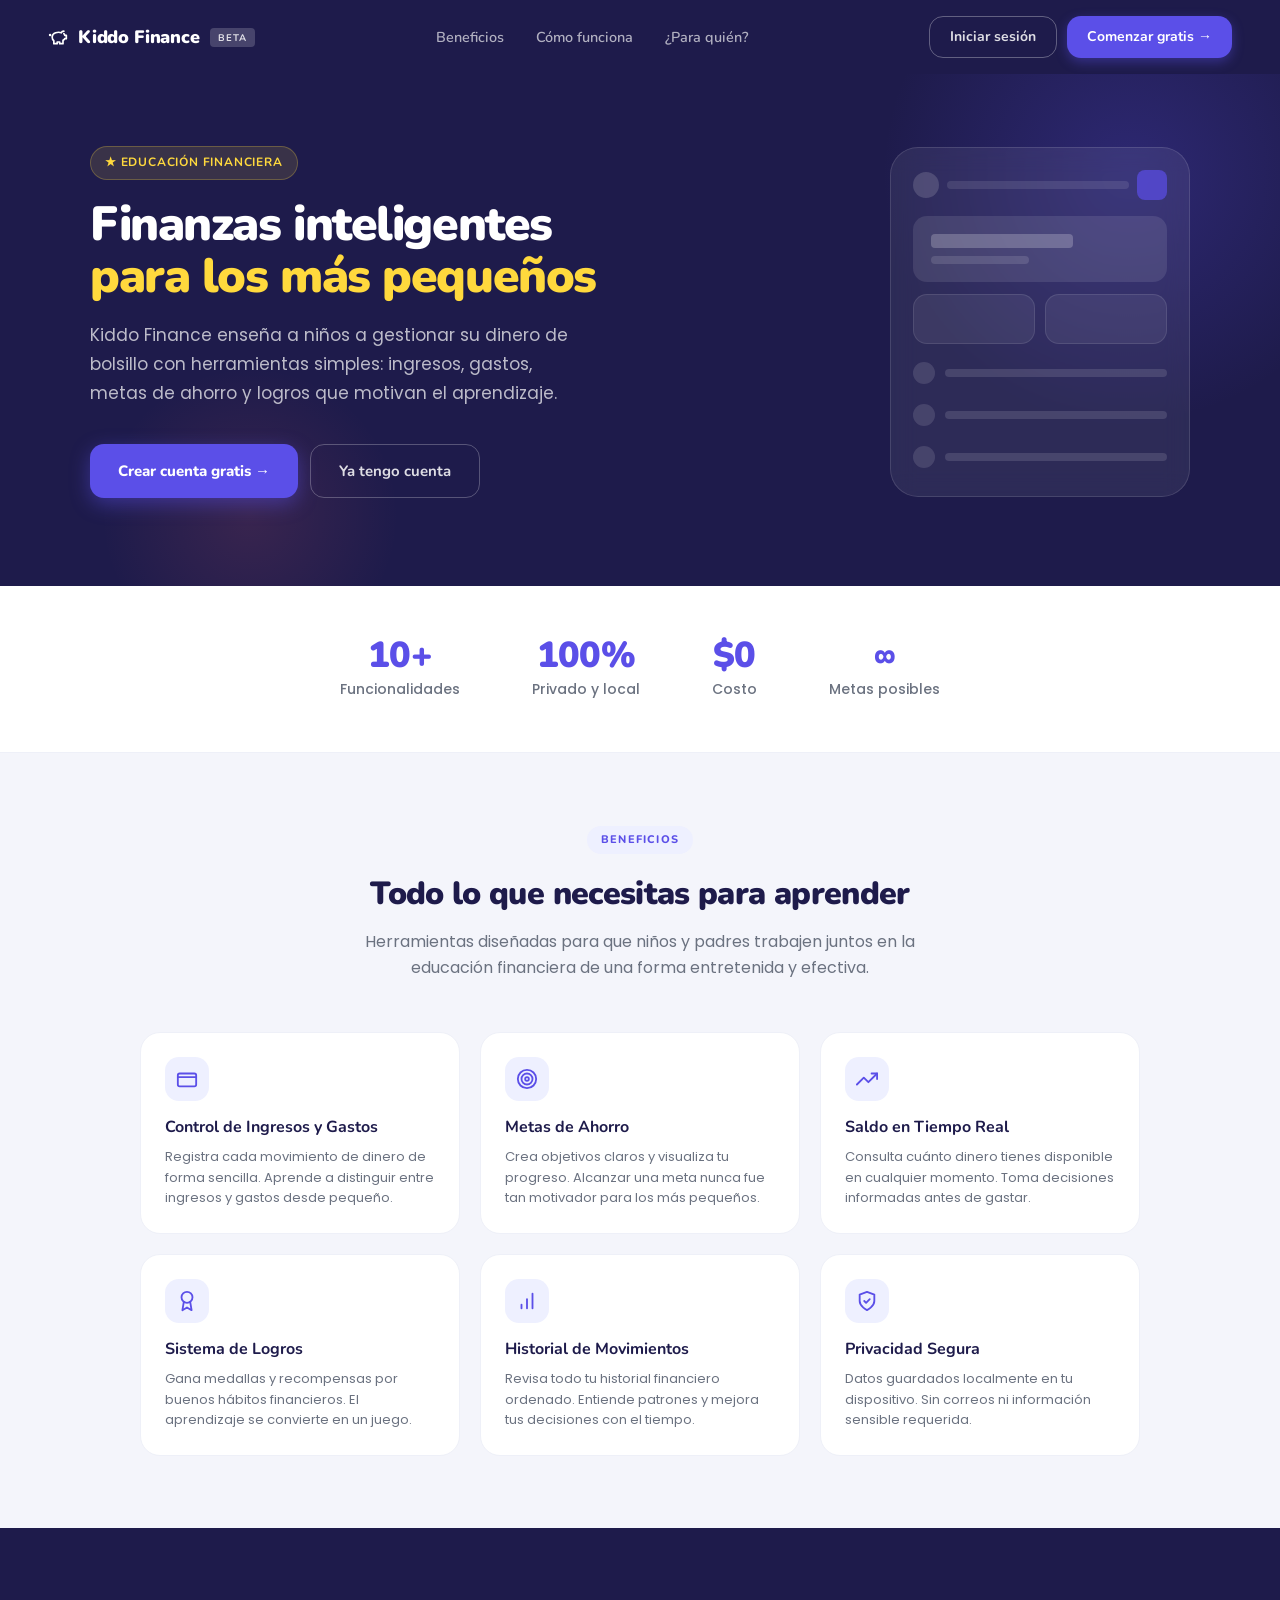
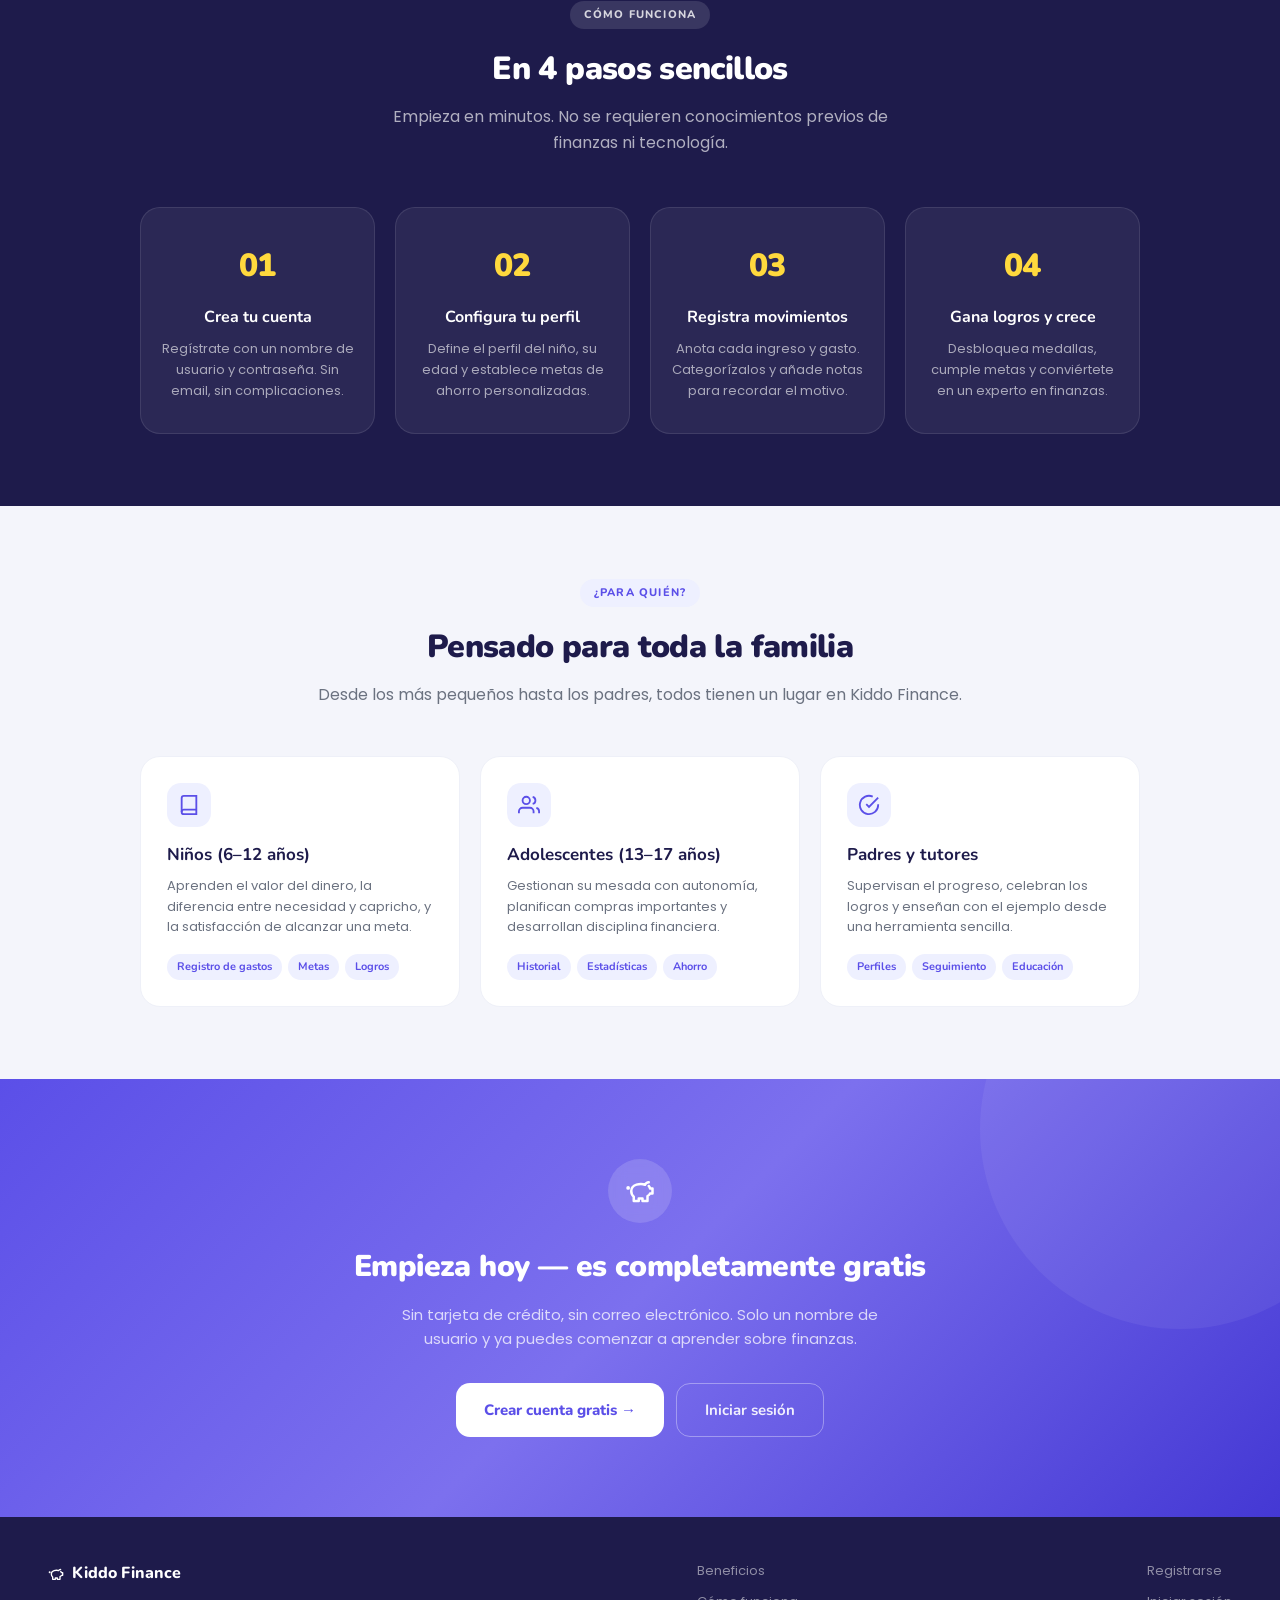
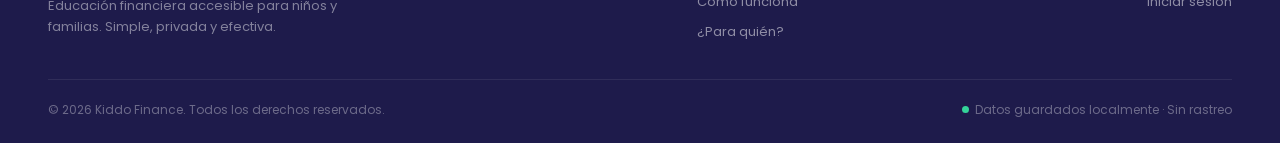
<file: index.html>
<!DOCTYPE html>
<html lang="es">
<head>
  <meta charset="UTF-8">
  <meta name="viewport" content="width=device-width, initial-scale=1.0">
  <title>Kiddo Finance · Finanzas para los más pequeños</title>
  <link rel="preconnect" href="https://fonts.googleapis.com">
  <link href="https://fonts.googleapis.com/css2?family=Nunito:wght@400;500;600;700;800;900&family=Poppins:wght@400;500;600;700&display=swap" rel="stylesheet">
  <link rel="stylesheet" href="css/styles.css">
  <style>
    /* ── LANDING-SPECIFIC OVERRIDES ─────────────────────── */

    /* Navbar */
    .landing-nav {
      display: flex;
      align-items: center;
      justify-content: space-between;
      padding: 16px 48px;
      background: var(--text);          /* azul oscuro = --text */
      position: sticky;
      top: 0;
      z-index: 200;
      gap: 24px;
    }

    .nav-brand {
      display: flex;
      align-items: center;
      gap: 10px;
      font-family: var(--font-display);
      font-weight: 900;
      font-size: 1.125rem;
      color: #fff;
      letter-spacing: -0.01em;
      white-space: nowrap;
    }

    .nav-brand svg { stroke: #fff; }

    .beta-badge {
      font-size: 0.6rem;
      font-weight: 700;
      background: rgba(255,255,255,.18);
      color: rgba(255,255,255,.85);
      padding: 2px 8px;
      border-radius: 4px;
      letter-spacing: 1px;
    }

    .nav-links {
      display: flex;
      gap: 32px;
      flex: 1;
      justify-content: center;
    }

    .nav-links a {
      font-family: var(--font-display);
      font-size: 0.9rem;
      font-weight: 600;
      color: rgba(255,255,255,.65);
      transition: color .2s;
    }

    .nav-links a:hover { color: #fff; }

    .nav-actions { display: flex; gap: 10px; }

    .btn-nav-outline {
      padding: 9px 20px;
      border: 1.5px solid rgba(255,255,255,.3);
      border-radius: var(--radius);
      color: rgba(255,255,255,.85);
      font-family: var(--font-display);
      font-size: 0.875rem;
      font-weight: 700;
      background: transparent;
      transition: all .2s;
      display: inline-flex;
      align-items: center;
    }

    .btn-nav-outline:hover {
      background: rgba(255,255,255,.1);
      color: #fff;
      border-color: rgba(255,255,255,.6);
    }

    .btn-nav-solid {
      padding: 9px 20px;
      background: var(--primary);
      color: #fff;
      border-radius: var(--radius);
      font-family: var(--font-display);
      font-size: 0.875rem;
      font-weight: 700;
      border: none;
      transition: all .2s;
      display: inline-flex;
      align-items: center;
      box-shadow: 0 4px 12px rgba(91,79,232,.4);
    }

    .btn-nav-solid:hover { opacity: .9; transform: translateY(-1px); }

    .mobile-menu {
      display: none;
      background: none;
      border: none;
      color: #fff;
      font-size: 1.4rem;
      cursor: pointer;
      padding: 4px;
    }

    /* Hero */
    .hero {
      background: var(--text);
      color: #fff;
      padding: 72px 48px 88px;
      position: relative;
      overflow: hidden;
    }

    .hero::before {
      content: '';
      position: absolute;
      width: 500px; height: 500px;
      background: radial-gradient(circle, rgba(91,79,232,.25) 0%, transparent 70%);
      top: -150px; right: -100px;
      pointer-events: none;
    }

    .hero::after {
      content: '';
      position: absolute;
      width: 300px; height: 300px;
      background: radial-gradient(circle, rgba(255,107,107,.12) 0%, transparent 70%);
      bottom: -80px; left: 100px;
      pointer-events: none;
    }

    .hero-content {
      display: flex;
      align-items: center;
      justify-content: space-between;
      max-width: 1100px;
      margin: 0 auto;
      gap: 56px;
      position: relative;
      z-index: 1;
    }

    .hero-text { flex: 1; }

    .hero-tag {
      display: inline-flex;
      align-items: center;
      gap: 6px;
      font-family: var(--font-display);
      font-size: 0.75rem;
      color: var(--accent);
      font-weight: 700;
      margin-bottom: 18px;
      background: rgba(255,217,61,.12);
      padding: 6px 14px;
      border-radius: 20px;
      letter-spacing: 0.8px;
      border: 1px solid rgba(255,217,61,.25);
    }

    .hero h1 {
      font-family: var(--font-display);
      font-size: 3rem;
      font-weight: 900;
      line-height: 1.1;
      margin-bottom: 18px;
      letter-spacing: -0.03em;
    }

    .hero h1 .highlight { color: var(--accent); }

    .hero-text p {
      color: rgba(255,255,255,.7);
      font-size: 1.0625rem;
      margin-bottom: 36px;
      max-width: 480px;
      line-height: 1.7;
    }

    .hero-buttons { display: flex; gap: 12px; }

    .btn-hero-primary {
      padding: 14px 28px;
      background: var(--primary);
      color: #fff;
      border-radius: var(--radius);
      font-family: var(--font-display);
      font-weight: 800;
      font-size: 0.9375rem;
      border: none;
      transition: all .2s;
      display: inline-flex;
      align-items: center;
      gap: 6px;
      box-shadow: 0 6px 20px rgba(91,79,232,.45);
    }

    .btn-hero-primary:hover { transform: translateY(-2px); box-shadow: 0 8px 28px rgba(91,79,232,.55); }

    .btn-hero-outline {
      padding: 14px 28px;
      border: 1.5px solid rgba(255,255,255,.25);
      color: rgba(255,255,255,.85);
      border-radius: var(--radius);
      font-family: var(--font-display);
      font-weight: 700;
      font-size: 0.9375rem;
      background: transparent;
      transition: all .2s;
      display: inline-flex;
      align-items: center;
    }

    .btn-hero-outline:hover { background: rgba(255,255,255,.08); border-color: rgba(255,255,255,.5); }

    /* Mockup */
    .hero-mockup {
      flex-shrink: 0;
      width: 300px;
      background: rgba(255,255,255,.07);
      border: 1px solid rgba(255,255,255,.12);
      border-radius: var(--radius-xl);
      padding: 22px;
      backdrop-filter: blur(12px);
    }

    .mockup-bar {
      display: flex;
      align-items: center;
      gap: 8px;
      margin-bottom: 16px;
    }

    .mockup-dot {
      width: 26px; height: 26px;
      border-radius: 50%;
      background: rgba(255,255,255,.15);
    }

    .mockup-line-sm {
      flex: 1;
      height: 8px;
      background: rgba(255,255,255,.1);
      border-radius: 4px;
    }

    .mockup-square {
      width: 30px; height: 30px;
      border-radius: var(--radius-sm);
      background: var(--primary);
      opacity: .7;
    }

    .mockup-card-dark {
      background: rgba(255,255,255,.1);
      border-radius: var(--radius);
      padding: 18px;
      margin-bottom: 12px;
      display: flex;
      flex-direction: column;
      gap: 8px;
    }

    .mockup-line-lg {
      height: 14px;
      width: 65%;
      background: rgba(255,255,255,.22);
      border-radius: 4px;
    }

    .mockup-line-md {
      height: 8px;
      width: 45%;
      background: rgba(255,255,255,.12);
      border-radius: 4px;
    }

    .mockup-row {
      display: flex;
      gap: 10px;
      margin-bottom: 12px;
    }

    .mockup-card-sm {
      flex: 1;
      height: 50px;
      background: rgba(255,255,255,.07);
      border-radius: var(--radius);
      border: 1px solid rgba(255,255,255,.1);
    }

    .mockup-list { display: flex; flex-direction: column; gap: 8px; }

    .mockup-list-item {
      display: flex;
      align-items: center;
      gap: 10px;
      padding: 6px 0;
    }

    .mockup-circle {
      width: 22px; height: 22px;
      border-radius: 50%;
      background: rgba(255,255,255,.12);
      flex-shrink: 0;
    }

    .mockup-list-item .mockup-line-md { flex: 1; width: auto; }

    /* Stats */
    .stats-section {
      display: flex;
      justify-content: center;
      gap: 72px;
      padding: 52px 48px;
      background: #fff;
      border-bottom: 1px solid var(--border-light);
      flex-wrap: wrap;
    }

    .stat-item { text-align: center; }

    .stat-item .stat-number {
      font-family: var(--font-display);
      font-size: 2.25rem;
      font-weight: 900;
      color: var(--primary);
      letter-spacing: -0.02em;
      line-height: 1;
      margin-bottom: 4px;
    }

    .stat-item .stat-desc {
      font-size: 0.875rem;
      color: var(--text-secondary);
      font-weight: 500;
    }

    /* Features */
    .features-section {
      padding: 72px 48px;
      text-align: center;
      background: var(--bg);
    }

    .section-tag {
      display: inline-block;
      font-family: var(--font-display);
      font-size: 0.6875rem;
      font-weight: 800;
      color: var(--primary);
      background: var(--primary-light);
      padding: 5px 14px;
      border-radius: 20px;
      letter-spacing: 1.2px;
      margin-bottom: 14px;
    }

    .features-section h2,
    .steps-section h2,
    .audience-section h2 {
      font-family: var(--font-display);
      font-size: 2rem;
      font-weight: 900;
      margin-bottom: 10px;
      letter-spacing: -0.02em;
    }

    .features-section > p,
    .steps-section > p {
      color: var(--text-secondary);
      margin-bottom: 52px;
      font-size: 1rem;
      max-width: 560px;
      margin-left: auto;
      margin-right: auto;
    }

    .features-grid {
      display: grid;
      grid-template-columns: repeat(auto-fit, minmax(280px, 1fr));
      gap: 20px;
      max-width: 1000px;
      margin: 0 auto;
    }

    .feature-card {
      text-align: left;
      padding: 24px;
      border: 1px solid var(--border-light);
      border-radius: var(--radius-lg);
      background: var(--bg-card);
      transition: all .22s var(--ease);
    }

    .feature-card:hover {
      transform: translateY(-4px);
      box-shadow: var(--shadow-md);
      border-color: var(--primary);
    }

    .feature-icon {
      width: 44px; height: 44px;
      background: var(--primary-light);
      border-radius: var(--radius);
      display: flex;
      align-items: center;
      justify-content: center;
      margin-bottom: 14px;
    }

    .feature-icon svg {
      width: 22px; height: 22px;
      stroke: var(--primary);
      stroke-width: 2;
      stroke-linecap: round;
      stroke-linejoin: round;
      fill: none;
    }

    .feature-card h3 {
      font-family: var(--font-display);
      font-size: 1rem;
      margin-bottom: 6px;
    }

    .feature-card p {
      font-size: 0.8125rem;
      color: var(--text-secondary);
      line-height: 1.6;
    }

    /* Steps */
    .steps-section {
      padding: 72px 48px;
      text-align: center;
      background: var(--text);
      color: #fff;
    }

    .steps-section h2 { color: #fff; }
    .steps-section > p { color: rgba(255,255,255,.65); }

    .steps-section .section-tag {
      background: rgba(255,255,255,.12);
      color: rgba(255,255,255,.8);
    }

    .steps-grid {
      display: grid;
      grid-template-columns: repeat(auto-fit, minmax(200px, 1fr));
      gap: 20px;
      max-width: 1000px;
      margin: 0 auto;
    }

    .step-card {
      background: rgba(255,255,255,.06);
      border: 1px solid rgba(255,255,255,.1);
      border-radius: var(--radius-lg);
      padding: 32px 20px;
      transition: all .22s var(--ease);
    }

    .step-card:hover {
      background: rgba(255,255,255,.1);
      transform: translateY(-4px);
    }

    .step-number {
      font-family: var(--font-display);
      font-size: 2rem;
      font-weight: 900;
      color: var(--accent);
      margin-bottom: 14px;
      letter-spacing: -0.02em;
    }

    .step-card h3 {
      font-family: var(--font-display);
      font-size: 1rem;
      margin-bottom: 8px;
      color: #fff;
    }

    .step-card p {
      font-size: 0.8125rem;
      color: rgba(255,255,255,.6);
      line-height: 1.6;
    }

    /* Audience */
    .audience-section {
      padding: 72px 48px;
      text-align: center;
      background: var(--bg);
    }

    .audience-section > p {
      color: var(--text-secondary);
      margin-bottom: 52px;
    }

    .audience-grid {
      display: grid;
      grid-template-columns: repeat(auto-fit, minmax(280px, 1fr));
      gap: 20px;
      max-width: 1000px;
      margin: 0 auto;
    }

    .audience-card {
      text-align: left;
      padding: 26px;
      border: 1px solid var(--border-light);
      border-radius: var(--radius-lg);
      background: var(--bg-card);
      transition: all .22s var(--ease);
    }

    .audience-card:hover {
      transform: translateY(-4px);
      box-shadow: var(--shadow-md);
    }

    .audience-icon {
      width: 44px; height: 44px;
      background: var(--primary-light);
      border-radius: var(--radius);
      display: flex;
      align-items: center;
      justify-content: center;
      margin-bottom: 14px;
      color: var(--primary);
    }

    .audience-icon svg { stroke: var(--primary); }

    .audience-card h3 {
      font-family: var(--font-display);
      font-size: 1.0625rem;
      margin-bottom: 8px;
    }

    .audience-card > p {
      font-size: 0.8125rem;
      color: var(--text-secondary);
      line-height: 1.6;
      margin-bottom: 16px;
    }

    .audience-tags { display: flex; flex-wrap: wrap; gap: 6px; }

    .audience-tag {
      font-family: var(--font-display);
      font-size: 0.6875rem;
      font-weight: 700;
      padding: 4px 10px;
      border-radius: 20px;
      background: var(--primary-light);
      color: var(--primary);
    }

    /* CTA */
    .cta-section {
      padding: 80px 48px;
      text-align: center;
      background: linear-gradient(135deg, var(--primary) 0%, #7C70EE 50%, var(--primary-dark) 100%);
      color: #fff;
      position: relative;
      overflow: hidden;
    }

    .cta-section::before {
      content: '';
      position: absolute;
      width: 400px; height: 400px;
      background: rgba(255,255,255,.06);
      border-radius: 50%;
      top: -150px; right: -100px;
    }

    .cta-icon {
      width: 64px; height: 64px;
      margin: 0 auto 20px;
      border-radius: 50%;
      background: rgba(255,255,255,.15);
      display: flex;
      align-items: center;
      justify-content: center;
      backdrop-filter: blur(8px);
      position: relative; z-index: 1;
    }

    .cta-icon svg { stroke: #fff; }

    .cta-section h2 {
      font-family: var(--font-display);
      font-size: 1.875rem;
      font-weight: 900;
      margin-bottom: 12px;
      letter-spacing: -0.02em;
      position: relative; z-index: 1;
    }

    .cta-section p {
      color: rgba(255,255,255,.75);
      margin-bottom: 32px;
      max-width: 480px;
      margin-left: auto;
      margin-right: auto;
      font-size: 0.9375rem;
      position: relative; z-index: 1;
    }

    .cta-buttons {
      display: flex;
      gap: 12px;
      justify-content: center;
      flex-wrap: wrap;
      position: relative; z-index: 1;
    }

    .btn-cta-primary {
      padding: 14px 28px;
      background: #fff;
      color: var(--primary);
      border-radius: var(--radius);
      font-family: var(--font-display);
      font-weight: 800;
      font-size: 0.9375rem;
      border: none;
      transition: all .2s;
      display: inline-flex;
      align-items: center;
      gap: 6px;
    }

    .btn-cta-primary:hover { opacity: .95; transform: translateY(-2px); box-shadow: 0 8px 24px rgba(0,0,0,.2); }

    .btn-cta-outline {
      padding: 14px 28px;
      border: 1.5px solid rgba(255,255,255,.35);
      color: rgba(255,255,255,.9);
      border-radius: var(--radius);
      font-family: var(--font-display);
      font-weight: 700;
      font-size: 0.9375rem;
      background: transparent;
      display: inline-flex;
      align-items: center;
      transition: all .2s;
    }

    .btn-cta-outline:hover { background: rgba(255,255,255,.1); border-color: rgba(255,255,255,.6); }

    /* Footer */
    .landing-footer {
      background: var(--text);
      padding: 44px 48px 24px;
      font-size: 0.8125rem;
      color: rgba(255,255,255,.5);
    }

    .footer-content {
      display: flex;
      justify-content: space-between;
      gap: 40px;
      margin-bottom: 36px;
      flex-wrap: wrap;
    }

    .footer-brand-col { max-width: 300px; }

    .footer-brand {
      font-family: var(--font-display);
      font-weight: 800;
      color: #fff;
      font-size: 1rem;
      display: flex;
      align-items: center;
      gap: 8px;
      margin-bottom: 10px;
    }

    .footer-brand svg { stroke: #fff; }

    .footer-tagline {
      font-size: 0.8125rem;
      color: rgba(255,255,255,.45);
      line-height: 1.6;
    }

    .footer-links-col {
      display: flex;
      flex-direction: column;
      gap: 10px;
    }

    .footer-links-col a {
      color: rgba(255,255,255,.5);
      font-size: 0.8125rem;
      transition: color .2s;
    }

    .footer-links-col a:hover { color: rgba(255,255,255,.9); }

    .footer-bottom {
      display: flex;
      align-items: center;
      justify-content: space-between;
      padding-top: 20px;
      border-top: 1px solid rgba(255,255,255,.08);
      font-size: 0.75rem;
      color: rgba(255,255,255,.35);
      flex-wrap: wrap;
      gap: 12px;
    }

    .footer-local { display: flex; align-items: center; gap: 6px; }

    .green-dot {
      width: 7px; height: 7px;
      border-radius: 50%;
      background: #34D399;
    }

    /* Responsive */
    @media (max-width: 1024px) {
      .hero { padding: 52px 32px 72px; }
      .hero h1 { font-size: 2.25rem; }
      .hero-content { flex-direction: column; text-align: center; }
      .hero-text p { margin-left: auto; margin-right: auto; }
      .hero-buttons { justify-content: center; }
      .hero-mockup { width: 280px; }
      .stats-section { gap: 48px; padding: 40px 32px; }
      .features-section,
      .steps-section,
      .audience-section { padding: 56px 32px; }
    }

    @media (max-width: 768px) {
      .landing-nav { padding: 14px 20px; }
      .nav-links { display: none; }
      .nav-actions { display: none; }
      .mobile-menu { display: block; }

      .landing-nav.nav-open .nav-links {
        display: flex;
        flex-direction: column;
        position: absolute;
        top: 56px; left: 0; right: 0;
        background: var(--text);
        padding: 20px 24px;
        gap: 14px;
        z-index: 99;
      }

      .landing-nav.nav-open .nav-actions {
        display: flex;
        flex-direction: column;
        position: absolute;
        top: auto; left: 0; right: 0;
        background: var(--text);
        padding: 0 24px 20px;
        z-index: 99;
      }

      .hero { padding: 44px 20px 60px; }
      .hero h1 { font-size: 1.875rem; }
      .hero-buttons { flex-direction: column; align-items: center; }
      .hero-mockup { width: 260px; }

      .stats-section { gap: 28px; padding: 32px 20px; flex-wrap: wrap; justify-content: center; }

      .features-section,
      .steps-section,
      .audience-section,
      .cta-section { padding: 44px 20px; }

      .features-grid,
      .steps-grid,
      .audience-grid { grid-template-columns: 1fr; }

      .cta-section h2 { font-size: 1.5rem; }
      .cta-buttons { flex-direction: column; align-items: center; }

      .footer-content { flex-direction: column; gap: 24px; }
      .footer-bottom { flex-direction: column; text-align: center; }
      .landing-footer { padding: 32px 20px 20px; }
    }
  </style>
</head>
<body class="landing-page" style="background:var(--bg);">

  <!-- Navbar -->
  <nav class="landing-nav" id="landingNav">
    <span class="nav-brand">
      <svg viewBox="0 0 24 24" width="20" height="20" stroke="currentColor" stroke-width="2" fill="none" stroke-linecap="round" stroke-linejoin="round">
        <path d="M19 5c-1.5 0-2.8 1.4-3 2-3.5-1.5-11-.3-11 5 0 1.8 0 3 2 4.5V20h4v-2h3v2h4v-4c1-.5 1.7-1 2-2h2v-4h-2c0-1-.5-1.5-1-2"/>
        <path d="M2 9.5a.5.5 0 1 0 1 0 .5.5 0 1 0-1 0"/>
      </svg>
      Kiddo Finance
      <span class="beta-badge">BETA</span>
    </span>

    <div class="nav-links">
      <a href="#features">Beneficios</a>
      <a href="#steps">Cómo funciona</a>
      <a href="#audience">¿Para quién?</a>
    </div>

    <div class="nav-actions">
      <a href="login.html" class="btn-nav-outline">Iniciar sesión</a>
      <a href="register.html" class="btn-nav-solid">Comenzar gratis →</a>
    </div>

    <button class="mobile-menu" id="mobileMenuBtn" aria-label="Abrir menú">☰</button>
  </nav>

  <!-- Hero -->
  <section class="hero">
    <div class="hero-content">
      <div class="hero-text">
        <span class="hero-tag">★ EDUCACIÓN FINANCIERA</span>
        <h1>Finanzas inteligentes<br><span class="highlight">para los más pequeños</span></h1>
        <p>Kiddo Finance enseña a niños a gestionar su dinero de bolsillo con herramientas simples: ingresos, gastos, metas de ahorro y logros que motivan el aprendizaje.</p>
        <div class="hero-buttons">
          <a href="register.html" class="btn-hero-primary">Crear cuenta gratis →</a>
          <a href="login.html" class="btn-hero-outline">Ya tengo cuenta</a>
        </div>
      </div>

      <div class="hero-mockup">
        <div class="mockup-bar">
          <span class="mockup-dot"></span>
          <span class="mockup-line-sm"></span>
          <span class="mockup-square"></span>
        </div>
        <div class="mockup-card-dark">
          <span class="mockup-line-lg"></span>
          <span class="mockup-line-md"></span>
        </div>
        <div class="mockup-row">
          <div class="mockup-card-sm"></div>
          <div class="mockup-card-sm"></div>
        </div>
        <div class="mockup-list">
          <div class="mockup-list-item"><span class="mockup-circle"></span><span class="mockup-line-md"></span></div>
          <div class="mockup-list-item"><span class="mockup-circle"></span><span class="mockup-line-md"></span></div>
          <div class="mockup-list-item"><span class="mockup-circle"></span><span class="mockup-line-md"></span></div>
        </div>
      </div>
    </div>
  </section>

  <!-- Stats -->
  <section class="stats-section">
    <div class="stat-item"><div class="stat-number">10+</div><div class="stat-desc">Funcionalidades</div></div>
    <div class="stat-item"><div class="stat-number">100%</div><div class="stat-desc">Privado y local</div></div>
    <div class="stat-item"><div class="stat-number">$0</div><div class="stat-desc">Costo</div></div>
    <div class="stat-item"><div class="stat-number">∞</div><div class="stat-desc">Metas posibles</div></div>
  </section>

  <!-- Features -->
  <section class="features-section" id="features">
    <span class="section-tag">BENEFICIOS</span>
    <h2>Todo lo que necesitas para aprender</h2>
    <p>Herramientas diseñadas para que niños y padres trabajen juntos en la educación financiera de una forma entretenida y efectiva.</p>
    <div class="features-grid">
      <div class="feature-card">
        <div class="feature-icon"><svg viewBox="0 0 24 24"><rect x="2" y="6" width="20" height="14" rx="2"/><path d="M2 10h20"/></svg></div>
        <h3>Control de Ingresos y Gastos</h3>
        <p>Registra cada movimiento de dinero de forma sencilla. Aprende a distinguir entre ingresos y gastos desde pequeño.</p>
      </div>
      <div class="feature-card">
        <div class="feature-icon"><svg viewBox="0 0 24 24"><circle cx="12" cy="12" r="10"/><circle cx="12" cy="12" r="6"/><circle cx="12" cy="12" r="2"/></svg></div>
        <h3>Metas de Ahorro</h3>
        <p>Crea objetivos claros y visualiza tu progreso. Alcanzar una meta nunca fue tan motivador para los más pequeños.</p>
      </div>
      <div class="feature-card">
        <div class="feature-icon"><svg viewBox="0 0 24 24"><polyline points="23 6 13.5 15.5 8.5 10.5 1 18"/><polyline points="17 6 23 6 23 12"/></svg></div>
        <h3>Saldo en Tiempo Real</h3>
        <p>Consulta cuánto dinero tienes disponible en cualquier momento. Toma decisiones informadas antes de gastar.</p>
      </div>
      <div class="feature-card">
        <div class="feature-icon"><svg viewBox="0 0 24 24"><circle cx="12" cy="8" r="6"/><path d="M15.477 12.89 17 22l-5-3-5 3 1.523-9.11"/></svg></div>
        <h3>Sistema de Logros</h3>
        <p>Gana medallas y recompensas por buenos hábitos financieros. El aprendizaje se convierte en un juego.</p>
      </div>
      <div class="feature-card">
        <div class="feature-icon"><svg viewBox="0 0 24 24"><path d="M12 20V10"/><path d="M18 20V4"/><path d="M6 20v-4"/></svg></div>
        <h3>Historial de Movimientos</h3>
        <p>Revisa todo tu historial financiero ordenado. Entiende patrones y mejora tus decisiones con el tiempo.</p>
      </div>
      <div class="feature-card">
        <div class="feature-icon"><svg viewBox="0 0 24 24"><path d="M12 22s8-4 8-10V5l-8-3-8 3v7c0 6 8 10 8 10z"/><path d="M9 12l2 2 4-4"/></svg></div>
        <h3>Privacidad Segura</h3>
        <p>Datos guardados localmente en tu dispositivo. Sin correos ni información sensible requerida.</p>
      </div>
    </div>
  </section>

  <!-- Steps -->
  <section class="steps-section" id="steps">
    <span class="section-tag">CÓMO FUNCIONA</span>
    <h2>En 4 pasos sencillos</h2>
    <p>Empieza en minutos. No se requieren conocimientos previos de finanzas ni tecnología.</p>
    <div class="steps-grid">
      <div class="step-card">
        <div class="step-number">01</div>
        <h3>Crea tu cuenta</h3>
        <p>Regístrate con un nombre de usuario y contraseña. Sin email, sin complicaciones.</p>
      </div>
      <div class="step-card">
        <div class="step-number">02</div>
        <h3>Configura tu perfil</h3>
        <p>Define el perfil del niño, su edad y establece metas de ahorro personalizadas.</p>
      </div>
      <div class="step-card">
        <div class="step-number">03</div>
        <h3>Registra movimientos</h3>
        <p>Anota cada ingreso y gasto. Categorízalos y añade notas para recordar el motivo.</p>
      </div>
      <div class="step-card">
        <div class="step-number">04</div>
        <h3>Gana logros y crece</h3>
        <p>Desbloquea medallas, cumple metas y conviértete en un experto en finanzas.</p>
      </div>
    </div>
  </section>

  <!-- Audience -->
  <section class="audience-section" id="audience">
    <span class="section-tag">¿PARA QUIÉN?</span>
    <h2>Pensado para toda la familia</h2>
    <p style="color:var(--text-secondary);margin-bottom:48px;">Desde los más pequeños hasta los padres, todos tienen un lugar en Kiddo Finance.</p>
    <div class="audience-grid">
      <div class="audience-card">
        <div class="audience-icon">
          <svg viewBox="0 0 24 24" width="22" height="22" stroke="currentColor" stroke-width="2" fill="none"><path d="M4 19.5A2.5 2.5 0 0 1 6.5 17H20"/><path d="M6.5 2H20v20H6.5A2.5 2.5 0 0 1 4 19.5v-15A2.5 2.5 0 0 1 6.5 2z"/></svg>
        </div>
        <h3>Niños (6–12 años)</h3>
        <p>Aprenden el valor del dinero, la diferencia entre necesidad y capricho, y la satisfacción de alcanzar una meta.</p>
        <div class="audience-tags">
          <span class="audience-tag">Registro de gastos</span>
          <span class="audience-tag">Metas</span>
          <span class="audience-tag">Logros</span>
        </div>
      </div>
      <div class="audience-card">
        <div class="audience-icon">
          <svg viewBox="0 0 24 24" width="22" height="22" stroke="currentColor" stroke-width="2" fill="none"><path d="M17 21v-2a4 4 0 0 0-4-4H5a4 4 0 0 0-4 4v2"/><circle cx="9" cy="7" r="4"/><path d="M23 21v-2a4 4 0 0 0-3-3.87"/><path d="M16 3.13a4 4 0 0 1 0 7.75"/></svg>
        </div>
        <h3>Adolescentes (13–17 años)</h3>
        <p>Gestionan su mesada con autonomía, planifican compras importantes y desarrollan disciplina financiera.</p>
        <div class="audience-tags">
          <span class="audience-tag">Historial</span>
          <span class="audience-tag">Estadísticas</span>
          <span class="audience-tag">Ahorro</span>
        </div>
      </div>
      <div class="audience-card">
        <div class="audience-icon">
          <svg viewBox="0 0 24 24" width="22" height="22" stroke="currentColor" stroke-width="2" fill="none"><path d="M22 11.08V12a10 10 0 1 1-5.93-9.14"/><polyline points="22 4 12 14.01 9 11.01"/></svg>
        </div>
        <h3>Padres y tutores</h3>
        <p>Supervisan el progreso, celebran los logros y enseñan con el ejemplo desde una herramienta sencilla.</p>
        <div class="audience-tags">
          <span class="audience-tag">Perfiles</span>
          <span class="audience-tag">Seguimiento</span>
          <span class="audience-tag">Educación</span>
        </div>
      </div>
    </div>
  </section>

  <!-- CTA -->
  <section class="cta-section">
    <div class="cta-icon">
      <svg viewBox="0 0 24 24" width="30" height="30" stroke="currentColor" stroke-width="2" fill="none" stroke-linecap="round" stroke-linejoin="round">
        <path d="M19 5c-1.5 0-2.8 1.4-3 2-3.5-1.5-11-.3-11 5 0 1.8 0 3 2 4.5V20h4v-2h3v2h4v-4c1-.5 1.7-1 2-2h2v-4h-2c0-1-.5-1.5-1-2"/>
        <path d="M2 9.5a.5.5 0 1 0 1 0 .5.5 0 1 0-1 0"/>
      </svg>
    </div>
    <h2>Empieza hoy — es completamente gratis</h2>
    <p>Sin tarjeta de crédito, sin correo electrónico. Solo un nombre de usuario y ya puedes comenzar a aprender sobre finanzas.</p>
    <div class="cta-buttons">
      <a href="register.html" class="btn-cta-primary">Crear cuenta gratis →</a>
      <a href="login.html" class="btn-cta-outline">Iniciar sesión</a>
    </div>
  </section>

  <!-- Footer -->
  <footer class="landing-footer">
    <div class="footer-content">
      <div class="footer-brand-col">
        <div class="footer-brand">
          <svg viewBox="0 0 24 24" width="16" height="16" stroke="currentColor" stroke-width="2" fill="none" stroke-linecap="round" stroke-linejoin="round">
            <path d="M19 5c-1.5 0-2.8 1.4-3 2-3.5-1.5-11-.3-11 5 0 1.8 0 3 2 4.5V20h4v-2h3v2h4v-4c1-.5 1.7-1 2-2h2v-4h-2c0-1-.5-1.5-1-2"/>
            <path d="M2 9.5a.5.5 0 1 0 1 0 .5.5 0 1 0-1 0"/>
          </svg>
          Kiddo Finance
        </div>
        <p class="footer-tagline">Educación financiera accesible para niños y familias. Simple, privada y efectiva.</p>
      </div>
      <div class="footer-links-col">
        <a href="#features">Beneficios</a>
        <a href="#steps">Cómo funciona</a>
        <a href="#audience">¿Para quién?</a>
      </div>
      <div class="footer-links-col">
        <a href="register.html">Registrarse</a>
        <a href="login.html">Iniciar sesión</a>
      </div>
    </div>
    <div class="footer-bottom">
      <span>© 2026 Kiddo Finance. Todos los derechos reservados.</span>
      <span class="footer-local"><span class="green-dot"></span> Datos guardados localmente · Sin rastreo</span>
    </div>
  </footer>

  <script>
    // Mobile nav toggle
    const menuBtn    = document.getElementById('mobileMenuBtn');
    const landingNav = document.getElementById('landingNav');
    if (menuBtn) {
      menuBtn.addEventListener('click', () => landingNav.classList.toggle('nav-open'));
    }
  </script>
</body>
</html>
</file>
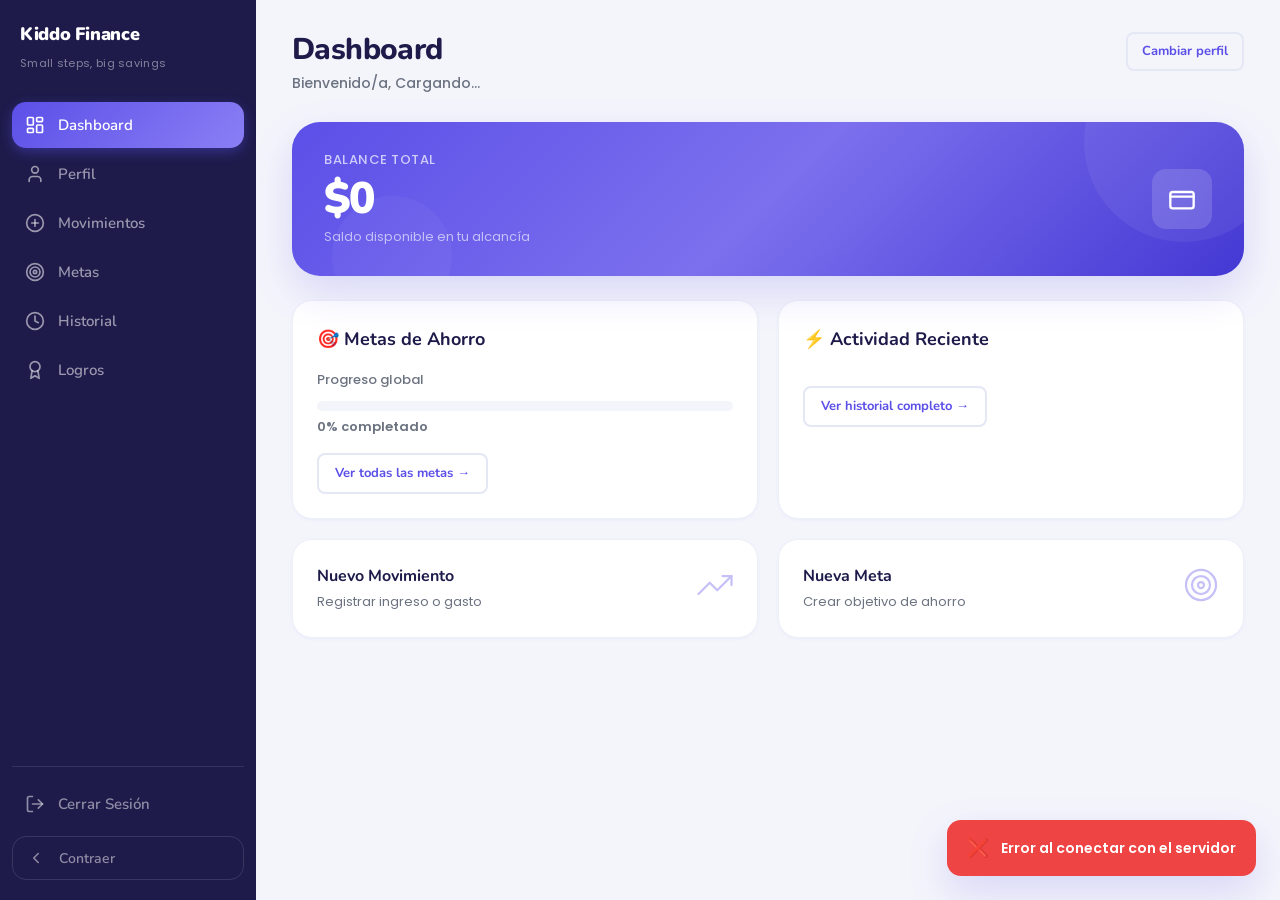
<file: dashboard.html>
<!DOCTYPE html>
<html lang="es">
<head>
  <meta charset="UTF-8">
  <meta name="viewport" content="width=device-width, initial-scale=1.0">
  <title>Dashboard · Kiddo Finance</title>
  <link rel="preconnect" href="https://fonts.googleapis.com">
  <link href="https://fonts.googleapis.com/css2?family=Nunito:wght@400;500;600;700;800;900&family=Poppins:wght@400;500;600;700&display=swap" rel="stylesheet">
  <link rel="stylesheet" href="css/styles.css">
</head>
<body>
<div class="app-layout">

  <!-- Sidebar -->
  <aside class="sidebar" id="sidebar">
    <div class="sidebar-header">
      <div class="logo-full">
        <h2>Kiddo Finance</h2>
        <span class="tagline">Small steps, big savings</span>
      </div>
      <div class="logo-icon">KF</div>
    </div>

    <nav class="sidebar-nav">
      <a href="dashboard.html" class="active">
        <span class="nav-icon"><svg viewBox="0 0 24 24"><rect x="3" y="3" width="7" height="9" rx="1"/><rect x="14" y="3" width="7" height="5" rx="1"/><rect x="14" y="12" width="7" height="9" rx="1"/><rect x="3" y="16" width="7" height="5" rx="1"/></svg></span>
        <span class="nav-text">Dashboard</span>
      </a>
      <a href="perfil.html">
        <span class="nav-icon"><svg viewBox="0 0 24 24"><path d="M19 21v-2a4 4 0 0 0-4-4H9a4 4 0 0 0-4 4v2"/><circle cx="12" cy="7" r="4"/></svg></span>
        <span class="nav-text">Perfil</span>
      </a>
      <a href="movimientos.html">
        <span class="nav-icon"><svg viewBox="0 0 24 24"><circle cx="12" cy="12" r="10"/><path d="M12 8v8"/><path d="M8 12h8"/></svg></span>
        <span class="nav-text">Movimientos</span>
      </a>
      <a href="metas.html">
        <span class="nav-icon"><svg viewBox="0 0 24 24"><circle cx="12" cy="12" r="10"/><circle cx="12" cy="12" r="6"/><circle cx="12" cy="12" r="2"/></svg></span>
        <span class="nav-text">Metas</span>
      </a>
      <a href="historial.html">
        <span class="nav-icon"><svg viewBox="0 0 24 24"><circle cx="12" cy="12" r="10"/><polyline points="12 6 12 12 16 14"/></svg></span>
        <span class="nav-text">Historial</span>
      </a>
      <a href="logros.html">
        <span class="nav-icon"><svg viewBox="0 0 24 24"><circle cx="12" cy="8" r="6"/><path d="M15.477 12.89 17 22l-5-3-5 3 1.523-9.11"/></svg></span>
        <span class="nav-text">Logros</span>
      </a>
    </nav>

    <div class="sidebar-bottom">
      <a href="login.html">
        <span class="nav-icon"><svg viewBox="0 0 24 24"><path d="M9 21H5a2 2 0 0 1-2-2V5a2 2 0 0 1 2-2h4"/><polyline points="16 17 21 12 16 7"/><line x1="21" y1="12" x2="9" y2="12"/></svg></span>
        <span class="nav-text">Cerrar Sesión</span>
      </a>
      <button class="sidebar-toggle" id="sidebarToggle">
        <span class="nav-icon"><svg viewBox="0 0 24 24"><polyline points="15 18 9 12 15 6"/></svg></span>
        <span class="toggle-text">Contraer</span>
      </button>
    </div>
  </aside>

  <!-- Main -->
  <main class="main-content">

    <div class="page-header">
      <div>
        <h1>Dashboard</h1>
        <p class="subtitle">Bienvenido/a, <span id="nombreDashboard">Cargando...</span></p>
      </div>
      <a href="perfil.html" class="btn btn-outline btn-sm">Cambiar perfil</a>
    </div>

    <!-- Balance -->
    <div class="balance-card">
      <div>
        <div class="balance-label">Balance Total</div>
        <div class="balance-amount" id="balanceAmount">$0</div>
        <div class="balance-subtitle">Saldo disponible en tu alcancía</div>
      </div>
      <div class="balance-icon">
        <svg viewBox="0 0 24 24"><rect x="2" y="6" width="20" height="14" rx="2"/><path d="M2 10h20"/></svg>
      </div>
    </div>

    <!-- Grid -->
    <div class="dashboard-grid">

      <!-- Metas -->
      <div class="card dash-card">
        <h3>🎯 Metas de Ahorro</h3>
        <div id="dashboardMetas"></div>

        <div class="global-progress-wrap" style="margin-top:16px;">
          <div style="font-size:.8125rem;color:var(--text-secondary);font-weight:500;margin-bottom:4px;">Progreso global</div>
          <div class="global-progress-bar">
            <div id="globalFill"></div>
          </div>
          <div class="global-progress-text" id="globalText">0% completado</div>
        </div>

        <a href="metas.html" class="dash-link">Ver todas las metas →</a>
      </div>

      <!-- Actividad reciente -->
      <div class="card dash-card">
        <h3>⚡ Actividad Reciente</h3>
        <div id="recentMovements"></div>
        <a href="historial.html" class="dash-link">Ver historial completo →</a>
      </div>

    </div>

    <!-- Acciones rápidas -->
    <div class="action-cards">
      <a href="movimientos.html" class="card action-card">
        <div>
          <h3>Nuevo Movimiento</h3>
          <p>Registrar ingreso o gasto</p>
        </div>
        <span class="action-icon">
          <svg viewBox="0 0 24 24" stroke-linecap="round" stroke-linejoin="round"><polyline points="23 6 13.5 15.5 8.5 10.5 1 18"/><polyline points="17 6 23 6 23 12"/></svg>
        </span>
      </a>
      <a href="metas.html" class="card action-card">
        <div>
          <h3>Nueva Meta</h3>
          <p>Crear objetivo de ahorro</p>
        </div>
        <span class="action-icon">
          <svg viewBox="0 0 24 24" stroke-linecap="round" stroke-linejoin="round"><circle cx="12" cy="12" r="10"/><circle cx="12" cy="12" r="6"/><circle cx="12" cy="12" r="2"/></svg>
        </span>
      </a>
    </div>

  </main>
</div>
<script src="js/app.js?v=2"></script>
</body>
</html>
</file>
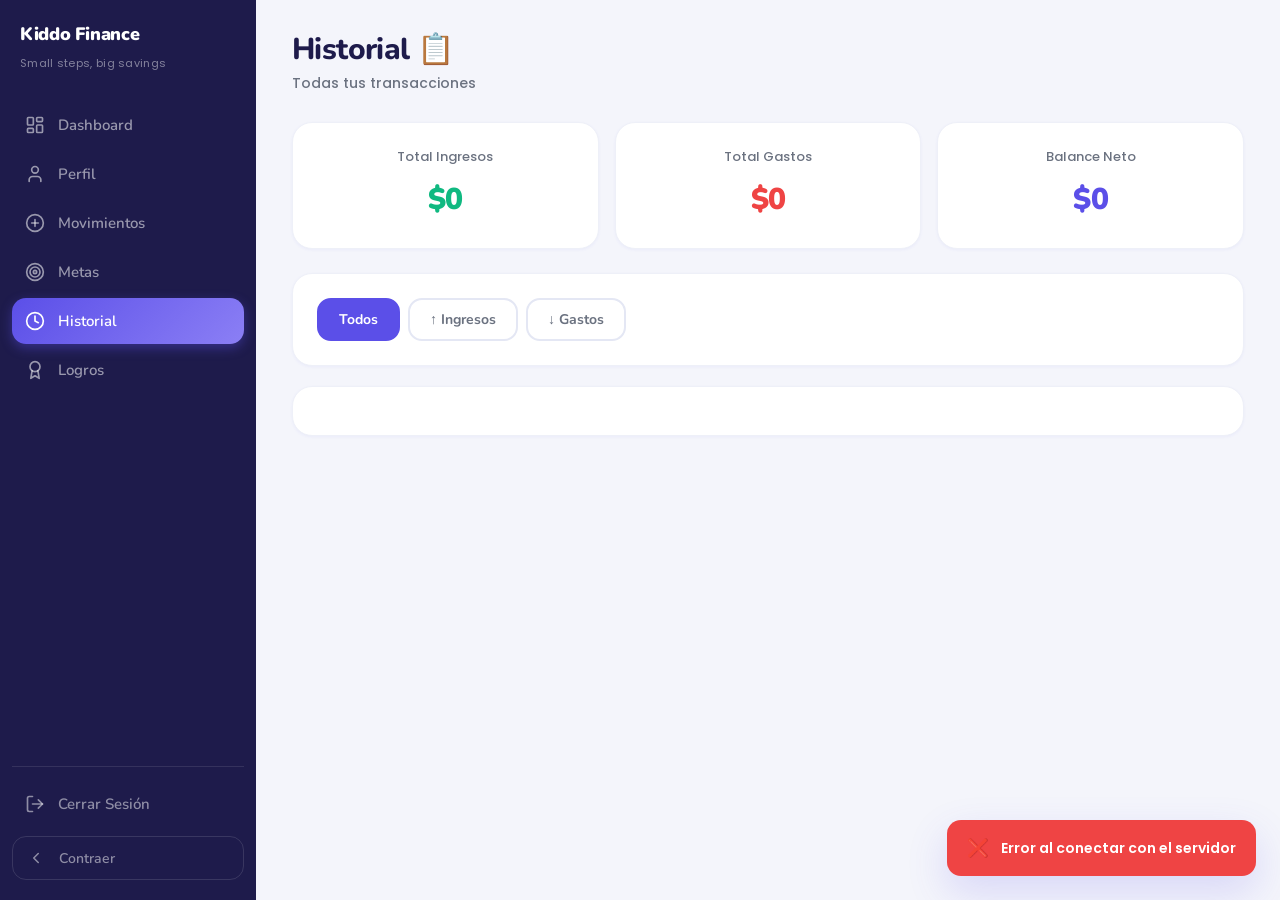
<file: historial.html>
<!DOCTYPE html>
<html lang="es">
<head>
  <meta charset="UTF-8">
  <meta name="viewport" content="width=device-width, initial-scale=1.0">
  <title>Historial · Kiddo Finance</title>
  <link rel="preconnect" href="https://fonts.googleapis.com">
  <link href="https://fonts.googleapis.com/css2?family=Nunito:wght@400;500;600;700;800;900&family=Poppins:wght@400;500;600;700&display=swap" rel="stylesheet">
  <link rel="stylesheet" href="css/styles.css">
</head>
<body>
<div class="app-layout">

  <aside class="sidebar" id="sidebar">
    <div class="sidebar-header">
      <div class="logo-full"><h2>Kiddo Finance</h2><span class="tagline">Small steps, big savings</span></div>
      <div class="logo-icon">KF</div>
    </div>
    <nav class="sidebar-nav">
      <a href="dashboard.html"><span class="nav-icon"><svg viewBox="0 0 24 24"><rect x="3" y="3" width="7" height="9" rx="1"/><rect x="14" y="3" width="7" height="5" rx="1"/><rect x="14" y="12" width="7" height="9" rx="1"/><rect x="3" y="16" width="7" height="5" rx="1"/></svg></span><span class="nav-text">Dashboard</span></a>
      <a href="perfil.html"><span class="nav-icon"><svg viewBox="0 0 24 24"><path d="M19 21v-2a4 4 0 0 0-4-4H9a4 4 0 0 0-4 4v2"/><circle cx="12" cy="7" r="4"/></svg></span><span class="nav-text">Perfil</span></a>
      <a href="movimientos.html"><span class="nav-icon"><svg viewBox="0 0 24 24"><circle cx="12" cy="12" r="10"/><path d="M12 8v8"/><path d="M8 12h8"/></svg></span><span class="nav-text">Movimientos</span></a>
      <a href="metas.html"><span class="nav-icon"><svg viewBox="0 0 24 24"><circle cx="12" cy="12" r="10"/><circle cx="12" cy="12" r="6"/><circle cx="12" cy="12" r="2"/></svg></span><span class="nav-text">Metas</span></a>
      <a href="historial.html" class="active"><span class="nav-icon"><svg viewBox="0 0 24 24"><circle cx="12" cy="12" r="10"/><polyline points="12 6 12 12 16 14"/></svg></span><span class="nav-text">Historial</span></a>
      <a href="logros.html"><span class="nav-icon"><svg viewBox="0 0 24 24"><circle cx="12" cy="8" r="6"/><path d="M15.477 12.89 17 22l-5-3-5 3 1.523-9.11"/></svg></span><span class="nav-text">Logros</span></a>
    </nav>
    <div class="sidebar-bottom">
      <a href="login.html"><span class="nav-icon"><svg viewBox="0 0 24 24"><path d="M9 21H5a2 2 0 0 1-2-2V5a2 2 0 0 1 2-2h4"/><polyline points="16 17 21 12 16 7"/><line x1="21" y1="12" x2="9" y2="12"/></svg></span><span class="nav-text">Cerrar Sesión</span></a>
      <button class="sidebar-toggle" id="sidebarToggle"><span class="nav-icon"><svg viewBox="0 0 24 24"><polyline points="15 18 9 12 15 6"/></svg></span><span class="toggle-text">Contraer</span></button>
    </div>
  </aside>

  <main class="main-content">

    <div class="page-header">
      <div>
        <h1>Historial 📋</h1>
        <p class="subtitle">Todas tus transacciones</p>
      </div>
    </div>

    <!-- Estadísticas -->
    <div class="stats-row">
      <div class="card stat-card">
        <div class="stat-label">Total Ingresos</div>
        <div class="stat-value" id="totalIngresos" style="color:var(--success)">$0</div>
      </div>
      <div class="card stat-card">
        <div class="stat-label">Total Gastos</div>
        <div class="stat-value" id="totalGastos" style="color:var(--danger)">$0</div>
      </div>
      <div class="card stat-card">
        <div class="stat-label">Balance Neto</div>
        <div class="stat-value" id="balanceNeto">$0</div>
      </div>
    </div>

    <!-- Filtros -->
    <div class="card" style="margin-bottom:20px;">
      <div class="filter-tabs">
        <button class="tab active" data-filter="todos">Todos</button>
        <button class="tab" data-filter="ingreso">↑ Ingresos</button>
        <button class="tab" data-filter="gasto">↓ Gastos</button>
      </div>
    </div>

    <!-- Lista -->
    <div class="card">
      <div id="historialMovimientos" class="movements-list"></div>
    </div>

  </main>
</div>
<script src="js/app.js?v=2"></script>
</body>
</html>
</file>
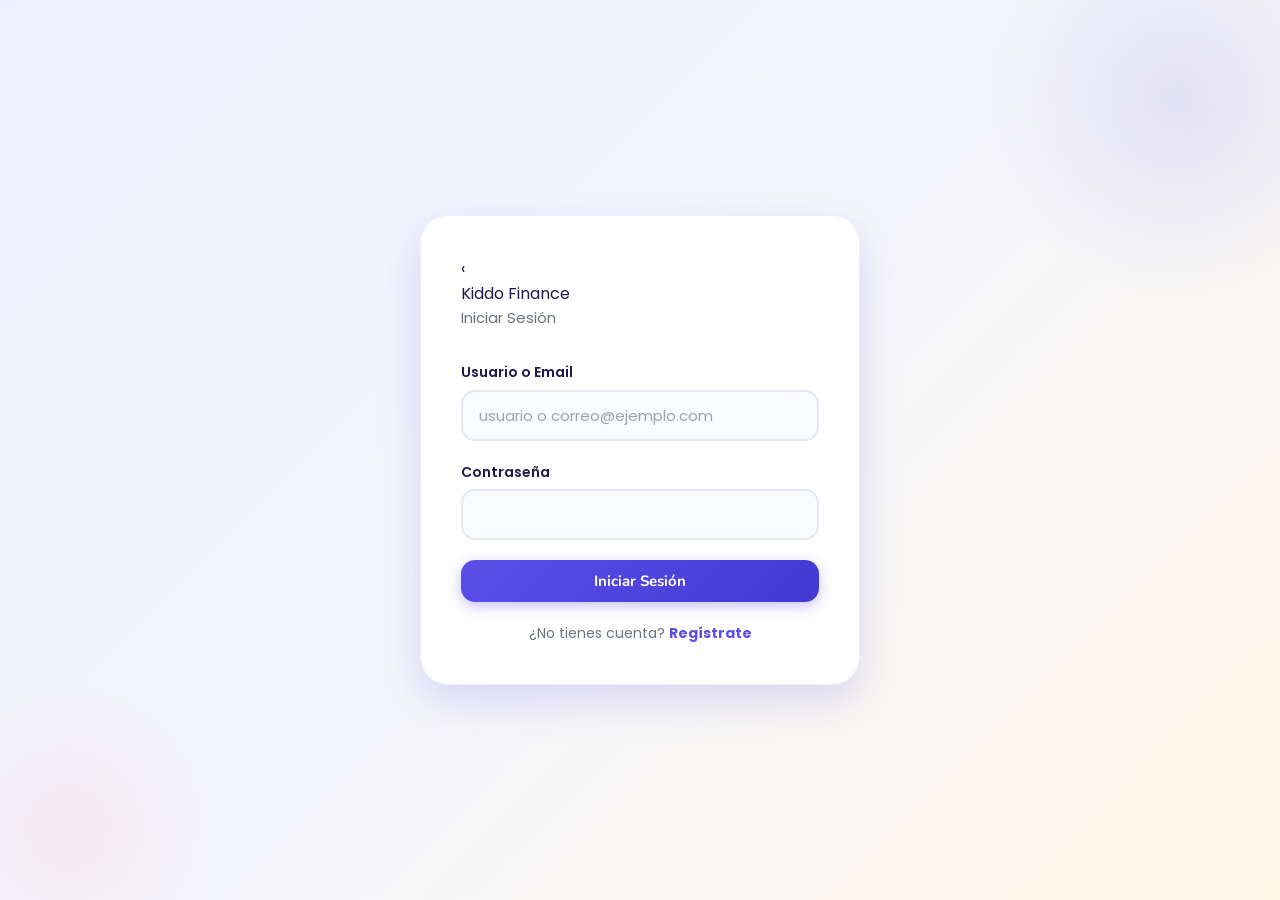
<file: login.html>
<!DOCTYPE html>
<html lang="es">
<head>
  <meta charset="UTF-8">
  <meta name="viewport" content="width=device-width, initial-scale=1.0">
  <title>Iniciar Sesión - Kiddo Finance</title>
  <link rel="preconnect" href="https://fonts.googleapis.com">
  <link href="https://fonts.googleapis.com/css2?family=Inter:wght@400;500;600;700&display=swap" rel="stylesheet">
  <link rel="stylesheet" href="css/styles.css">
</head>
<body>
  <div class="auth-page">
    <div class="auth-card card">
      <a href="index.html" class="back-arrow">&lsaquo;</a>
      <div class="brand">Kiddo Finance</div>
      <div class="auth-subtitle">Iniciar Sesión</div>

      <form id="loginForm">
        <div class="form-group">
          <label for="username">Usuario o Email</label>
          <input type="text" id="username" placeholder="usuario o correo@ejemplo.com" required>
        </div>
        <div class="form-group">
          <label for="password">Contraseña</label>
          <input type="password" id="password" required>
        </div>
        <p id="loginError" style="color:var(--danger);font-size:0.875rem;display:none;margin-bottom:12px;"></p>
        <button type="submit" class="btn btn-primary btn-full" id="loginBtn">Iniciar Sesión</button>
      </form>

      <div class="auth-footer">
        ¿No tienes cuenta? <a href="register.html">Regístrate</a>
      </div>
    </div>
  </div>

  <script>
    (async () => {
      let API;
      try {
        const r = await fetch('api/url.php');
        API = (await r.json()).api_base;
      } catch { API = '/kiddo-finance/api'; }

      document.getElementById('loginForm').addEventListener('submit', async (e) => {
        e.preventDefault();
        const btn = document.getElementById('loginBtn');
        const err = document.getElementById('loginError');
        btn.disabled = true;
        btn.textContent = 'Ingresando...';

        try {
          const res = await fetch(API + '/login.php', {
            method: 'POST',
            headers: { 'Content-Type': 'application/json' },
            body: JSON.stringify({
              username: document.getElementById('username').value.trim(),
              password: document.getElementById('password').value,
            }),
          });
          const json = await res.json();
          if (!json.ok) { throw new Error(json.error); }
          window.location.href = 'dashboard.html';
        } catch (error) {
          err.textContent = error.message;
          err.style.display = 'block';
        } finally {
          btn.disabled = false;
          btn.textContent = 'Iniciar Sesión';
        }
      });
    })();
  </script>
</body>
</html>
</file>
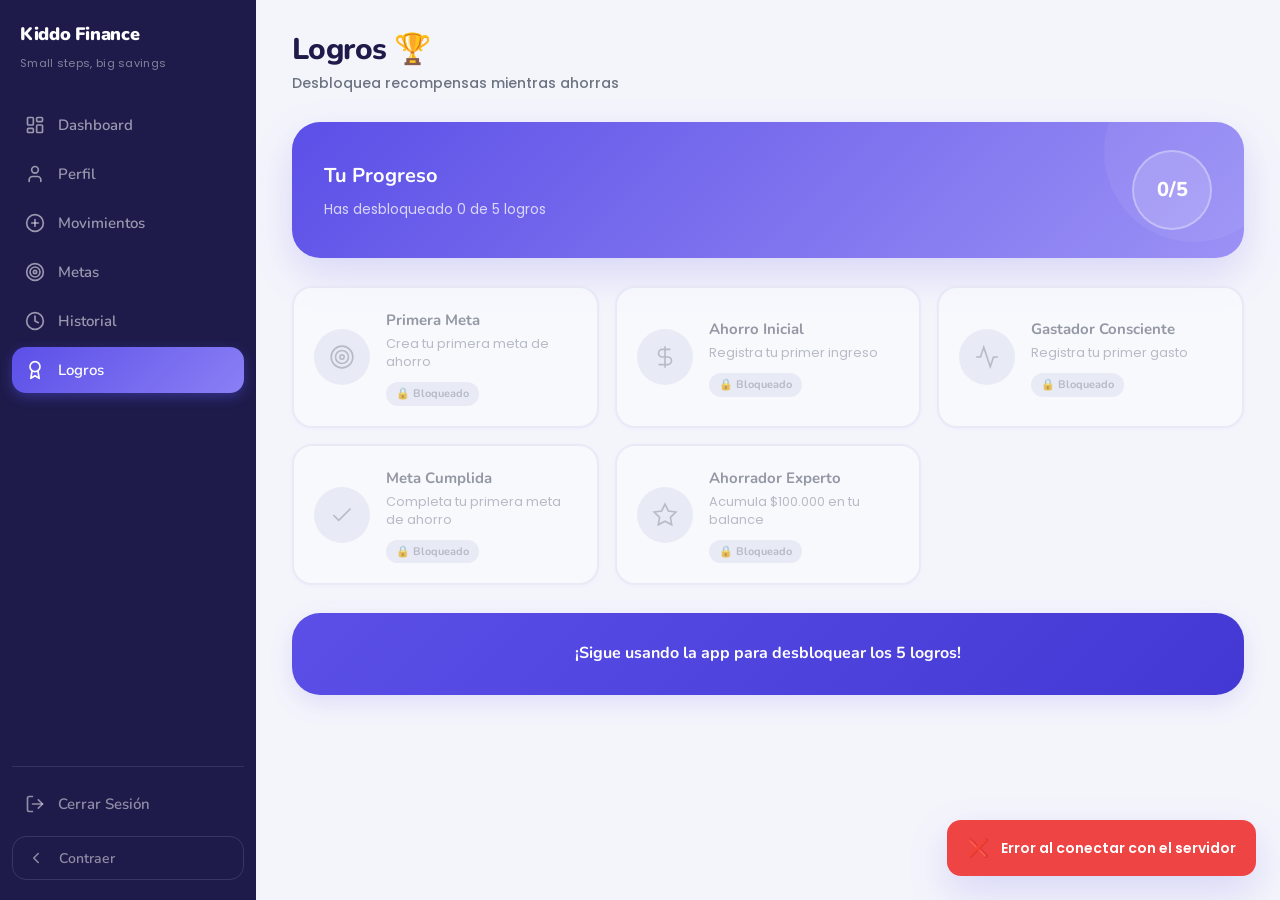
<file: logros.html>
<!DOCTYPE html>
<html lang="es">
<head>
  <meta charset="UTF-8">
  <meta name="viewport" content="width=device-width, initial-scale=1.0">
  <title>Logros · Kiddo Finance</title>
  <link rel="preconnect" href="https://fonts.googleapis.com">
  <link href="https://fonts.googleapis.com/css2?family=Nunito:wght@400;500;600;700;800;900&family=Poppins:wght@400;500;600;700&display=swap" rel="stylesheet">
  <link rel="stylesheet" href="css/styles.css">
</head>
<body>
<div class="app-layout">

  <aside class="sidebar" id="sidebar">
    <div class="sidebar-header">
      <div class="logo-full"><h2>Kiddo Finance</h2><span class="tagline">Small steps, big savings</span></div>
      <div class="logo-icon">KF</div>
    </div>
    <nav class="sidebar-nav">
      <a href="dashboard.html"><span class="nav-icon"><svg viewBox="0 0 24 24"><rect x="3" y="3" width="7" height="9" rx="1"/><rect x="14" y="3" width="7" height="5" rx="1"/><rect x="14" y="12" width="7" height="9" rx="1"/><rect x="3" y="16" width="7" height="5" rx="1"/></svg></span><span class="nav-text">Dashboard</span></a>
      <a href="perfil.html"><span class="nav-icon"><svg viewBox="0 0 24 24"><path d="M19 21v-2a4 4 0 0 0-4-4H9a4 4 0 0 0-4 4v2"/><circle cx="12" cy="7" r="4"/></svg></span><span class="nav-text">Perfil</span></a>
      <a href="movimientos.html"><span class="nav-icon"><svg viewBox="0 0 24 24"><circle cx="12" cy="12" r="10"/><path d="M12 8v8"/><path d="M8 12h8"/></svg></span><span class="nav-text">Movimientos</span></a>
      <a href="metas.html"><span class="nav-icon"><svg viewBox="0 0 24 24"><circle cx="12" cy="12" r="10"/><circle cx="12" cy="12" r="6"/><circle cx="12" cy="12" r="2"/></svg></span><span class="nav-text">Metas</span></a>
      <a href="historial.html"><span class="nav-icon"><svg viewBox="0 0 24 24"><circle cx="12" cy="12" r="10"/><polyline points="12 6 12 12 16 14"/></svg></span><span class="nav-text">Historial</span></a>
      <a href="logros.html" class="active"><span class="nav-icon"><svg viewBox="0 0 24 24"><circle cx="12" cy="8" r="6"/><path d="M15.477 12.89 17 22l-5-3-5 3 1.523-9.11"/></svg></span><span class="nav-text">Logros</span></a>
    </nav>
    <div class="sidebar-bottom">
      <a href="login.html"><span class="nav-icon"><svg viewBox="0 0 24 24"><path d="M9 21H5a2 2 0 0 1-2-2V5a2 2 0 0 1 2-2h4"/><polyline points="16 17 21 12 16 7"/><line x1="21" y1="12" x2="9" y2="12"/></svg></span><span class="nav-text">Cerrar Sesión</span></a>
      <button class="sidebar-toggle" id="sidebarToggle"><span class="nav-icon"><svg viewBox="0 0 24 24"><polyline points="15 18 9 12 15 6"/></svg></span><span class="toggle-text">Contraer</span></button>
    </div>
  </aside>

  <main class="main-content">

    <div class="page-header">
      <div>
        <h1>Logros 🏆</h1>
        <p class="subtitle">Desbloquea recompensas mientras ahorras</p>
      </div>
    </div>

    <!-- Progreso -->
    <div class="card progress-card">
      <div class="progress-info">
        <h3>Tu Progreso</h3>
        <p>Has desbloqueado 0 de 5 logros</p>
      </div>
      <div class="progress-ring">0/5</div>
    </div>

    <!-- Badges -->
    <div class="badges-grid">

      <div class="card badge-item">
        <div class="badge-icon">
          <svg viewBox="0 0 24 24"><circle cx="12" cy="12" r="10"/><circle cx="12" cy="12" r="6"/><circle cx="12" cy="12" r="2"/></svg>
        </div>
        <div class="badge-info">
          <h4>Primera Meta</h4>
          <p>Crea tu primera meta de ahorro</p>
          <span class="badge-status">🔒 Bloqueado</span>
        </div>
      </div>

      <div class="card badge-item">
        <div class="badge-icon">
          <svg viewBox="0 0 24 24"><path d="M12 2v20M17 5H9.5a3.5 3.5 0 0 0 0 7h5a3.5 3.5 0 0 1 0 7H6"/></svg>
        </div>
        <div class="badge-info">
          <h4>Ahorro Inicial</h4>
          <p>Registra tu primer ingreso</p>
          <span class="badge-status">🔒 Bloqueado</span>
        </div>
      </div>

      <div class="card badge-item">
        <div class="badge-icon">
          <svg viewBox="0 0 24 24"><polyline points="22 12 18 12 15 21 9 3 6 12 2 12"/></svg>
        </div>
        <div class="badge-info">
          <h4>Gastador Consciente</h4>
          <p>Registra tu primer gasto</p>
          <span class="badge-status">🔒 Bloqueado</span>
        </div>
      </div>

      <div class="card badge-item">
        <div class="badge-icon">
          <svg viewBox="0 0 24 24"><polyline points="20 6 9 17 4 12"/></svg>
        </div>
        <div class="badge-info">
          <h4>Meta Cumplida</h4>
          <p>Completa tu primera meta de ahorro</p>
          <span class="badge-status">🔒 Bloqueado</span>
        </div>
      </div>

      <div class="card badge-item">
        <div class="badge-icon">
          <svg viewBox="0 0 24 24"><polygon points="12 2 15.09 8.26 22 9.27 17 14.14 18.18 21.02 12 17.77 5.82 21.02 7 14.14 2 9.27 8.91 8.26 12 2"/></svg>
        </div>
        <div class="badge-info">
          <h4>Ahorrador Experto</h4>
          <p>Acumula $100.000 en tu balance</p>
          <span class="badge-status">🔒 Bloqueado</span>
        </div>
      </div>

    </div>

    <div class="logros-cta">
      ¡Sigue usando la app para desbloquear los 5 logros!
    </div>

  </main>
</div>
<script src="js/app.js?v=2"></script>
</body>
</html>
</file>
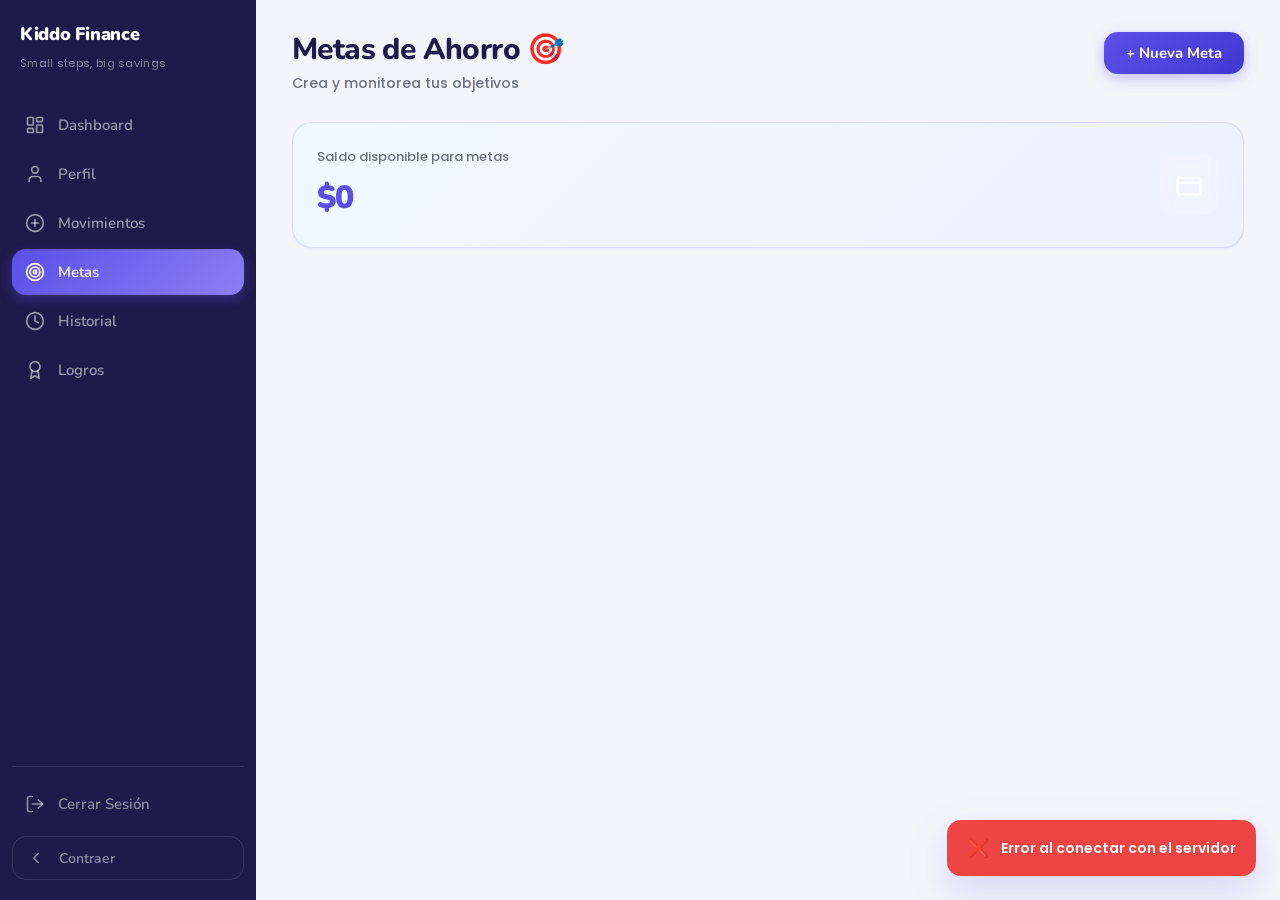
<file: metas.html>
<!DOCTYPE html>
<html lang="es">
<head>
  <meta charset="UTF-8">
  <meta name="viewport" content="width=device-width, initial-scale=1.0">
  <title>Metas · Kiddo Finance</title>
  <link rel="preconnect" href="https://fonts.googleapis.com">
  <link href="https://fonts.googleapis.com/css2?family=Nunito:wght@400;500;600;700;800;900&family=Poppins:wght@400;500;600;700&display=swap" rel="stylesheet">
  <link rel="stylesheet" href="css/styles.css">
</head>
<body>
<div class="app-layout">

  <aside class="sidebar" id="sidebar">
    <div class="sidebar-header">
      <div class="logo-full"><h2>Kiddo Finance</h2><span class="tagline">Small steps, big savings</span></div>
      <div class="logo-icon">KF</div>
    </div>
    <nav class="sidebar-nav">
      <a href="dashboard.html"><span class="nav-icon"><svg viewBox="0 0 24 24"><rect x="3" y="3" width="7" height="9" rx="1"/><rect x="14" y="3" width="7" height="5" rx="1"/><rect x="14" y="12" width="7" height="9" rx="1"/><rect x="3" y="16" width="7" height="5" rx="1"/></svg></span><span class="nav-text">Dashboard</span></a>
      <a href="perfil.html"><span class="nav-icon"><svg viewBox="0 0 24 24"><path d="M19 21v-2a4 4 0 0 0-4-4H9a4 4 0 0 0-4 4v2"/><circle cx="12" cy="7" r="4"/></svg></span><span class="nav-text">Perfil</span></a>
      <a href="movimientos.html"><span class="nav-icon"><svg viewBox="0 0 24 24"><circle cx="12" cy="12" r="10"/><path d="M12 8v8"/><path d="M8 12h8"/></svg></span><span class="nav-text">Movimientos</span></a>
      <a href="metas.html" class="active"><span class="nav-icon"><svg viewBox="0 0 24 24"><circle cx="12" cy="12" r="10"/><circle cx="12" cy="12" r="6"/><circle cx="12" cy="12" r="2"/></svg></span><span class="nav-text">Metas</span></a>
      <a href="historial.html"><span class="nav-icon"><svg viewBox="0 0 24 24"><circle cx="12" cy="12" r="10"/><polyline points="12 6 12 12 16 14"/></svg></span><span class="nav-text">Historial</span></a>
      <a href="logros.html"><span class="nav-icon"><svg viewBox="0 0 24 24"><circle cx="12" cy="8" r="6"/><path d="M15.477 12.89 17 22l-5-3-5 3 1.523-9.11"/></svg></span><span class="nav-text">Logros</span></a>
    </nav>
    <div class="sidebar-bottom">
      <a href="login.html"><span class="nav-icon"><svg viewBox="0 0 24 24"><path d="M9 21H5a2 2 0 0 1-2-2V5a2 2 0 0 1 2-2h4"/><polyline points="16 17 21 12 16 7"/><line x1="21" y1="12" x2="9" y2="12"/></svg></span><span class="nav-text">Cerrar Sesión</span></a>
      <button class="sidebar-toggle" id="sidebarToggle"><span class="nav-icon"><svg viewBox="0 0 24 24"><polyline points="15 18 9 12 15 6"/></svg></span><span class="toggle-text">Contraer</span></button>
    </div>
  </aside>

  <main class="main-content">

    <div class="page-header">
      <div>
        <h1>Metas de Ahorro 🎯</h1>
        <p class="subtitle">Crea y monitorea tus objetivos</p>
      </div>
      <button class="btn btn-primary openModalBtn">+ Nueva Meta</button>
    </div>

    <!-- Saldo disponible -->
    <div class="card saldo-card">
      <div>
        <div class="saldo-label">Saldo disponible para metas</div>
        <div class="saldo-amount" id="balanceAmount">$0</div>
      </div>
      <div class="balance-icon">
        <svg viewBox="0 0 24 24"><rect x="2" y="6" width="20" height="14" rx="2"/><path d="M2 10h20"/></svg>
      </div>
    </div>

    <!-- Lista de metas -->
    <div id="metasContainer" class="metas-grid"></div>

  </main>

  <!-- Modal -->
  <div class="modal-overlay" id="metaModal" role="dialog" aria-modal="true" aria-labelledby="modalTitle">
    <div class="meta-modal">
      <button class="close-modal" id="closeModal" aria-label="Cerrar">✕</button>
      <h2 id="modalTitle">🎯 Nueva Meta</h2>
      <p>Crea un objetivo divertido para empezar a ahorrar</p>

      <form class="meta-form" id="metaForm" novalidate>
        <input type="text"   id="metaNombre"    placeholder="Ej: Comprar una bicicleta" maxlength="40" required>
        <input type="number" id="metaMonto"     placeholder="¿Cuánto quieres ahorrar?" min="1" step="1" required>
        <input type="date"   id="metaFecha"     required>
        <select id="metaCategoria" required>
          <option value="">Selecciona una categoría</option>
          <option value="Videojuegos">🎮 Videojuegos</option>
          <option value="Juguetes">🧸 Juguetes</option>
          <option value="Estudios">📚 Estudios</option>
          <option value="Regalo">🎁 Regalo</option>
          <option value="Mascota">🐾 Mascota</option>
          <option value="Ropa">👟 Ropa</option>
          <option value="Otro">✨ Otro</option>
        </select>
        <button type="submit">Guardar Meta 🚀</button>
      </form>
    </div>
  </div>

</div>
<script src="js/app.js?v=2"></script>
</body>
</html>
</file>
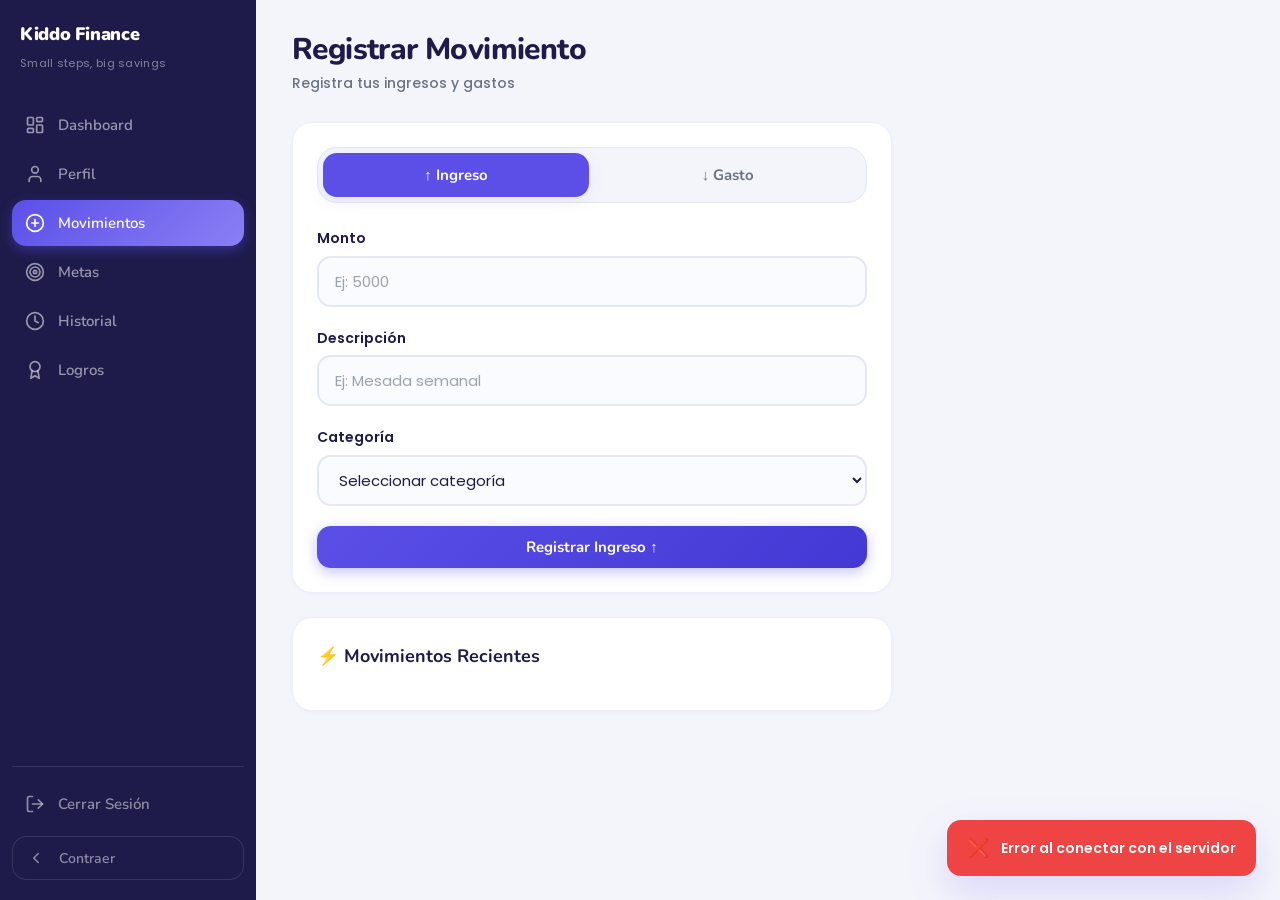
<file: movimientos.html>
<!DOCTYPE html>
<html lang="es">
<head>
  <meta charset="UTF-8">
  <meta name="viewport" content="width=device-width, initial-scale=1.0">
  <title>Movimientos · Kiddo Finance</title>
  <link rel="preconnect" href="https://fonts.googleapis.com">
  <link href="https://fonts.googleapis.com/css2?family=Nunito:wght@400;500;600;700;800;900&family=Poppins:wght@400;500;600;700&display=swap" rel="stylesheet">
  <link rel="stylesheet" href="css/styles.css">
</head>
<body>
<div class="app-layout">

  <aside class="sidebar" id="sidebar">
    <div class="sidebar-header">
      <div class="logo-full"><h2>Kiddo Finance</h2><span class="tagline">Small steps, big savings</span></div>
      <div class="logo-icon">KF</div>
    </div>
    <nav class="sidebar-nav">
      <a href="dashboard.html"><span class="nav-icon"><svg viewBox="0 0 24 24"><rect x="3" y="3" width="7" height="9" rx="1"/><rect x="14" y="3" width="7" height="5" rx="1"/><rect x="14" y="12" width="7" height="9" rx="1"/><rect x="3" y="16" width="7" height="5" rx="1"/></svg></span><span class="nav-text">Dashboard</span></a>
      <a href="perfil.html"><span class="nav-icon"><svg viewBox="0 0 24 24"><path d="M19 21v-2a4 4 0 0 0-4-4H9a4 4 0 0 0-4 4v2"/><circle cx="12" cy="7" r="4"/></svg></span><span class="nav-text">Perfil</span></a>
      <a href="movimientos.html" class="active"><span class="nav-icon"><svg viewBox="0 0 24 24"><circle cx="12" cy="12" r="10"/><path d="M12 8v8"/><path d="M8 12h8"/></svg></span><span class="nav-text">Movimientos</span></a>
      <a href="metas.html"><span class="nav-icon"><svg viewBox="0 0 24 24"><circle cx="12" cy="12" r="10"/><circle cx="12" cy="12" r="6"/><circle cx="12" cy="12" r="2"/></svg></span><span class="nav-text">Metas</span></a>
      <a href="historial.html"><span class="nav-icon"><svg viewBox="0 0 24 24"><circle cx="12" cy="12" r="10"/><polyline points="12 6 12 12 16 14"/></svg></span><span class="nav-text">Historial</span></a>
      <a href="logros.html"><span class="nav-icon"><svg viewBox="0 0 24 24"><circle cx="12" cy="8" r="6"/><path d="M15.477 12.89 17 22l-5-3-5 3 1.523-9.11"/></svg></span><span class="nav-text">Logros</span></a>
    </nav>
    <div class="sidebar-bottom">
      <a href="login.html"><span class="nav-icon"><svg viewBox="0 0 24 24"><path d="M9 21H5a2 2 0 0 1-2-2V5a2 2 0 0 1 2-2h4"/><polyline points="16 17 21 12 16 7"/><line x1="21" y1="12" x2="9" y2="12"/></svg></span><span class="nav-text">Cerrar Sesión</span></a>
      <button class="sidebar-toggle" id="sidebarToggle"><span class="nav-icon"><svg viewBox="0 0 24 24"><polyline points="15 18 9 12 15 6"/></svg></span><span class="toggle-text">Contraer</span></button>
    </div>
  </aside>

  <main class="main-content">

    <div class="page-header">
      <div>
        <h1>Registrar Movimiento</h1>
        <p class="subtitle">Registra tus ingresos y gastos</p>
      </div>
    </div>

    <div class="card" style="max-width:600px;margin-bottom:24px;">
      <form id="movimientoForm" novalidate>

        <!-- Toggle tipo -->
        <div class="toggle-group">
          <button type="button" class="toggle-btn active" data-type="ingreso">↑ Ingreso</button>
          <button type="button" class="toggle-btn" data-type="gasto">↓ Gasto</button>
        </div>

        <!-- Campos -->
        <div class="form-group">
          <label for="monto">Monto</label>
          <input type="number" id="monto" placeholder="Ej: 5000" min="0.01" step="0.01">
        </div>

        <div class="form-group">
          <label for="descripcion">Descripción</label>
          <input type="text" id="descripcion" placeholder="Ej: Mesada semanal" maxlength="60">
        </div>

        <div class="form-group">
          <label for="categoria">Categoría</label>
          <select id="categoria">
            <option value="">Seleccionar categoría</option>
            <option value="Mesada">Mesada</option>
            <option value="Regalo">Regalo</option>
            <option value="Ahorro">Ahorro</option>
            <option value="Comida">Comida</option>
            <option value="Juguetes">Juguetes</option>
            <option value="Estudios">Estudios</option>
            <option value="Otro">Otro</option>
          </select>
        </div>

        <!-- Botón submit DESPUÉS de los campos -->
        <button type="submit" class="btn btn-primary btn-full btn-submit-movement">
          Registrar Ingreso ↑
        </button>

      </form>
    </div>

    <!-- Movimientos recientes -->
    <div class="card" style="max-width:600px;">
      <h3 style="margin-bottom:16px;">⚡ Movimientos Recientes</h3>
      <div id="movementsList" class="movements-list"></div>
    </div>

  </main>
</div>
<script src="js/app.js?v=2"></script>
</body>
</html>
</file>
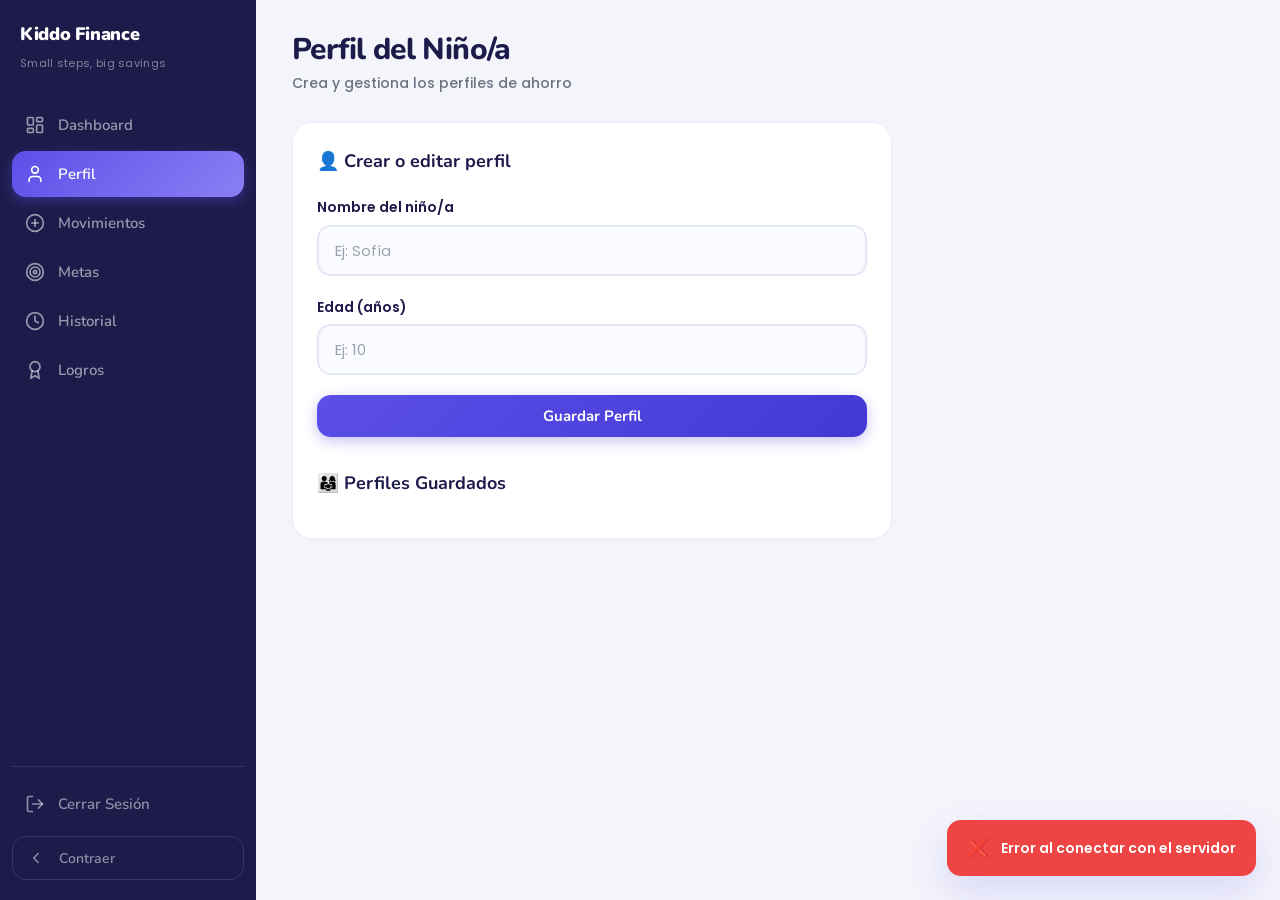
<file: perfil.html>
<!DOCTYPE html>
<html lang="es">
<head>
  <meta charset="UTF-8">
  <meta name="viewport" content="width=device-width, initial-scale=1.0">
  <title>Perfil · Kiddo Finance</title>
  <link rel="preconnect" href="https://fonts.googleapis.com">
  <link href="https://fonts.googleapis.com/css2?family=Nunito:wght@400;500;600;700;800;900&family=Poppins:wght@400;500;600;700&display=swap" rel="stylesheet">
  <link rel="stylesheet" href="css/styles.css">
</head>
<body>
<div class="app-layout">

  <aside class="sidebar" id="sidebar">
    <div class="sidebar-header">
      <div class="logo-full"><h2>Kiddo Finance</h2><span class="tagline">Small steps, big savings</span></div>
      <div class="logo-icon">KF</div>
    </div>
    <nav class="sidebar-nav">
      <a href="dashboard.html"><span class="nav-icon"><svg viewBox="0 0 24 24"><rect x="3" y="3" width="7" height="9" rx="1"/><rect x="14" y="3" width="7" height="5" rx="1"/><rect x="14" y="12" width="7" height="9" rx="1"/><rect x="3" y="16" width="7" height="5" rx="1"/></svg></span><span class="nav-text">Dashboard</span></a>
      <a href="perfil.html" class="active"><span class="nav-icon"><svg viewBox="0 0 24 24"><path d="M19 21v-2a4 4 0 0 0-4-4H9a4 4 0 0 0-4 4v2"/><circle cx="12" cy="7" r="4"/></svg></span><span class="nav-text">Perfil</span></a>
      <a href="movimientos.html"><span class="nav-icon"><svg viewBox="0 0 24 24"><circle cx="12" cy="12" r="10"/><path d="M12 8v8"/><path d="M8 12h8"/></svg></span><span class="nav-text">Movimientos</span></a>
      <a href="metas.html"><span class="nav-icon"><svg viewBox="0 0 24 24"><circle cx="12" cy="12" r="10"/><circle cx="12" cy="12" r="6"/><circle cx="12" cy="12" r="2"/></svg></span><span class="nav-text">Metas</span></a>
      <a href="historial.html"><span class="nav-icon"><svg viewBox="0 0 24 24"><circle cx="12" cy="12" r="10"/><polyline points="12 6 12 12 16 14"/></svg></span><span class="nav-text">Historial</span></a>
      <a href="logros.html"><span class="nav-icon"><svg viewBox="0 0 24 24"><circle cx="12" cy="8" r="6"/><path d="M15.477 12.89 17 22l-5-3-5 3 1.523-9.11"/></svg></span><span class="nav-text">Logros</span></a>
    </nav>
    <div class="sidebar-bottom">
      <a href="login.html"><span class="nav-icon"><svg viewBox="0 0 24 24"><path d="M9 21H5a2 2 0 0 1-2-2V5a2 2 0 0 1 2-2h4"/><polyline points="16 17 21 12 16 7"/><line x1="21" y1="12" x2="9" y2="12"/></svg></span><span class="nav-text">Cerrar Sesión</span></a>
      <button class="sidebar-toggle" id="sidebarToggle"><span class="nav-icon"><svg viewBox="0 0 24 24"><polyline points="15 18 9 12 15 6"/></svg></span><span class="toggle-text">Contraer</span></button>
    </div>
  </aside>

  <main class="main-content">
    <div class="page-header">
      <div>
        <h1>Perfil del Niño/a</h1>
        <p class="subtitle">Crea y gestiona los perfiles de ahorro</p>
      </div>
    </div>

    <div class="card" style="max-width:600px;">
      <h3 style="margin-bottom:20px;">👤 Crear o editar perfil</h3>
      <form id="perfilForm" novalidate>
        <div class="form-group">
          <label for="nombre">Nombre del niño/a</label>
          <input type="text" id="nombre" placeholder="Ej: Sofía" maxlength="30" autocomplete="off">
          <span class="form-error">Por favor ingresa un nombre válido.</span>
        </div>
        <div class="form-group">
          <label for="edad">Edad (años)</label>
          <input type="number" id="edad" placeholder="Ej: 10" min="1" max="17">
          <span class="form-error">Ingresa una edad entre 1 y 17 años.</span>
        </div>
        <button type="submit" class="btn btn-primary btn-full">Guardar Perfil</button>
      </form>

      <div class="children-list">
        <div class="children-header" style="margin-top:28px;">
          <h3>👨‍👩‍👧 Perfiles Guardados</h3>
        </div>
        <div id="childrenContainer" class="children-grid"></div>
      </div>
    </div>

  </main>
</div>
<script src="js/app.js?v=2"></script>
</body>
</html>
</file>
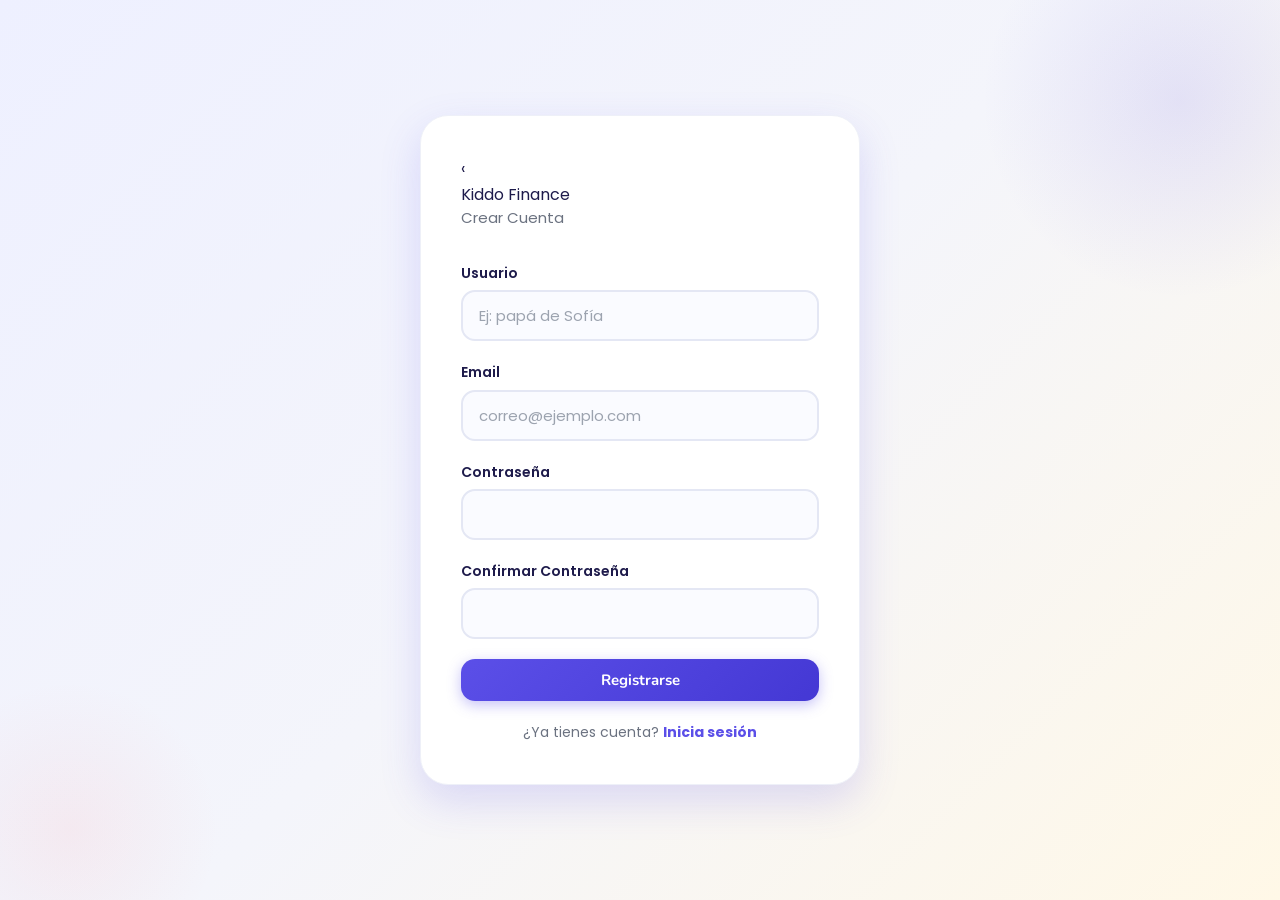
<file: register.html>
<!DOCTYPE html>
<html lang="es">
<head>
  <meta charset="UTF-8">
  <meta name="viewport" content="width=device-width, initial-scale=1.0">
  <title>Crear Cuenta - Kiddo Finance</title>
  <link rel="preconnect" href="https://fonts.googleapis.com">
  <link href="https://fonts.googleapis.com/css2?family=Inter:wght@400;500;600;700&display=swap" rel="stylesheet">
  <link rel="stylesheet" href="css/styles.css">
</head>
<body>
  <div class="auth-page">
    <div class="auth-card card">
      <a href="index.html" class="back-arrow">&lsaquo;</a>
      <div class="brand">Kiddo Finance</div>
      <div class="auth-subtitle">Crear Cuenta</div>

      <form id="registerForm">
        <div class="form-group">
          <label for="username">Usuario</label>
          <input type="text" id="username" placeholder="Ej: papá de Sofía" minlength="3" required>
        </div>
        <div class="form-group">
          <label for="email">Email</label>
          <input type="email" id="email" placeholder="correo@ejemplo.com" required>
        </div>
        <div class="form-group">
          <label for="password">Contraseña</label>
          <input type="password" id="password" minlength="4" required>
        </div>
        <div class="form-group">
          <label for="confirm-password">Confirmar Contraseña</label>
          <input type="password" id="confirm-password" required>
        </div>
        <p id="registerError" style="color:var(--danger);font-size:0.875rem;display:none;margin-bottom:12px;"></p>
        <button type="submit" class="btn btn-primary btn-full" id="registerBtn">Registrarse</button>
      </form>

      <div class="auth-footer">
        ¿Ya tienes cuenta? <a href="login.html">Inicia sesión</a>
      </div>
    </div>
  </div>

  <script>
    (async () => {
      let API;
      try {
        const r = await fetch('api/url.php');
        API = (await r.json()).api_base;
      } catch { API = '/kiddo-finance/api'; }

      document.getElementById('registerForm').addEventListener('submit', async (e) => {
        e.preventDefault();
        const btn = document.getElementById('registerBtn');
        const err = document.getElementById('registerError');
        const pass = document.getElementById('password').value;
        const confirm = document.getElementById('confirm-password').value;

        if (pass !== confirm) {
          err.textContent = 'Las contraseñas no coinciden';
          err.style.display = 'block';
          return;
        }

        btn.disabled = true;
        btn.textContent = 'Creando cuenta...';

        try {
          const res = await fetch(API + '/register.php', {
            method: 'POST',
            headers: { 'Content-Type': 'application/json' },
            body: JSON.stringify({
              username: document.getElementById('username').value.trim(),
              email: document.getElementById('email').value.trim(),
              password: pass,
            }),
          });
          const json = await res.json();
          if (!json.ok) { throw new Error(json.error); }
          window.location.href = 'dashboard.html';
        } catch (error) {
          err.textContent = error.message;
          err.style.display = 'block';
        } finally {
          btn.disabled = false;
          btn.textContent = 'Registrarse';
        }
      });
    })();
  </script>
</body>
</html>
</file>
<file: css/styles.css>
/* ============================================================
   KIDDO FINANCE — ESTILOS PRINCIPALES
   ============================================================ */

@import url('https://fonts.googleapis.com/css2?family=Nunito:wght@400;500;600;700;800;900&family=Poppins:wght@400;500;600;700&display=swap');

*, *::before, *::after {
  margin: 0;
  padding: 0;
  box-sizing: border-box;
}

:root {
  /* Colores principales */
  --primary:        #5B4FE8;
  --primary-dark:   #4438D4;
  --primary-light:  #EEF0FF;
  --secondary:      #FF6B6B;
  --accent:         #FFD93D;
  --accent-teal:    #4ECDC4;

  /* Superficies */
  --bg:             #F4F5FB;
  --bg-card:        #FFFFFF;
  --bg-secondary:   #FAFBFF;
  --border:         #E4E7F4;
  --border-light:   #EEF0F8;

  /* Texto */
  --text:           #1E1B4B;
  --text-secondary: #6B7280;
  --text-muted:     #9CA3AF;

  /* Semáforo */
  --success:        #10B981;
  --success-bg:     #D1FAE5;
  --danger:         #EF4444;
  --danger-bg:      #FEE2E2;
  --warning:        #F59E0B;
  --warning-bg:     #FEF3C7;

  /* Sidebar */
  --sidebar-width:      256px;
  --sidebar-collapsed:  68px;

  /* Espaciado y radios */
  --radius-sm:  8px;
  --radius:     14px;
  --radius-lg:  20px;
  --radius-xl:  28px;

  /* Sombras */
  --shadow-xs:  0 1px 3px rgba(91,79,232,.06);
  --shadow-sm:  0 2px 8px rgba(91,79,232,.08);
  --shadow:     0 4px 16px rgba(91,79,232,.10);
  --shadow-md:  0 8px 24px rgba(91,79,232,.14);
  --shadow-lg:  0 16px 40px rgba(91,79,232,.18);

  /* Tipografía */
  --font-display: 'Nunito', sans-serif;
  --font-body:    'Poppins', sans-serif;

  /* Transición */
  --ease: cubic-bezier(.4,0,.2,1);
}

/* ============================================================
   BASE
   ============================================================ */
html { scroll-behavior: smooth; }

body {
  font-family: var(--font-body);
  background: var(--bg);
  color: var(--text);
  line-height: 1.6;
  min-height: 100vh;
  -webkit-font-smoothing: antialiased;
}

a { text-decoration: none; color: inherit; }
ul { list-style: none; }
button { cursor: pointer; font-family: inherit; }
input, select, textarea { font-family: inherit; }
img { max-width: 100%; display: block; }

/* ============================================================
   ACCESIBILIDAD
   ============================================================ */
button:focus-visible,
a:focus-visible,
input:focus-visible,
select:focus-visible {
  outline: 3px solid var(--primary);
  outline-offset: 2px;
  border-radius: var(--radius-sm);
}

/* ============================================================
   TIPOGRAFÍA
   ============================================================ */
h1 {
  font-family: var(--font-display);
  font-size: 1.875rem;
  font-weight: 800;
  letter-spacing: -0.02em;
  line-height: 1.2;
}

h2 {
  font-family: var(--font-display);
  font-size: 1.5rem;
  font-weight: 800;
  letter-spacing: -0.01em;
}

h3 {
  font-family: var(--font-display);
  font-size: 1.125rem;
  font-weight: 700;
}

h4 {
  font-family: var(--font-display);
  font-size: 1rem;
  font-weight: 700;
}

.subtitle {
  color: var(--text-secondary);
  font-size: 0.875rem;
  margin-top: 4px;
  font-weight: 500;
}

/* ============================================================
   BOTONES
   ============================================================ */
.btn {
  display: inline-flex;
  align-items: center;
  justify-content: center;
  gap: 8px;
  padding: 11px 22px;
  border-radius: var(--radius);
  font-size: 0.9375rem;
  font-weight: 700;
  font-family: var(--font-display);
  border: none;
  transition: all .22s var(--ease);
  cursor: pointer;
  position: relative;
  overflow: hidden;
}

.btn::after {
  content: '';
  position: absolute;
  inset: 0;
  background: rgba(255,255,255,0);
  transition: background .2s;
}

.btn:hover::after { background: rgba(255,255,255,.12); }
.btn:active { transform: scale(.97); }

.btn-primary {
  background: linear-gradient(135deg, var(--primary) 0%, var(--primary-dark) 100%);
  color: #fff;
  box-shadow: 0 4px 14px rgba(91,79,232,.35);
}

.btn-primary:hover { box-shadow: 0 6px 20px rgba(91,79,232,.45); transform: translateY(-1px); }

.btn-outline {
  background: transparent;
  color: var(--primary);
  border: 2px solid var(--border);
}
.btn-outline:hover { background: var(--primary-light); border-color: var(--primary); }

.btn-danger {
  background: var(--danger);
  color: #fff;
  box-shadow: 0 4px 14px rgba(239,68,68,.25);
}

.btn-full { width: 100%; }

.btn-sm {
  padding: 7px 14px;
  font-size: 0.8125rem;
  border-radius: var(--radius-sm);
}

/* ============================================================
   CARDS
   ============================================================ */
.card {
  background: var(--bg-card);
  border: 1px solid var(--border-light);
  border-radius: var(--radius-lg);
  padding: 24px;
  box-shadow: var(--shadow-xs);
  transition: box-shadow .22s var(--ease), transform .22s var(--ease);
}

.card:hover { box-shadow: var(--shadow-sm); }

/* ============================================================
   FORMULARIOS
   ============================================================ */
.form-group { margin-bottom: 20px; }

.form-group label {
  display: block;
  font-weight: 600;
  font-size: 0.875rem;
  margin-bottom: 6px;
  color: var(--text);
}

.form-group input,
.form-group select,
.form-group textarea {
  width: 100%;
  padding: 12px 16px;
  border: 2px solid var(--border);
  border-radius: var(--radius);
  font-size: 0.9375rem;
  outline: none;
  transition: all .2s var(--ease);
  background: var(--bg-secondary);
  color: var(--text);
}

.form-group input:focus,
.form-group select:focus,
.form-group textarea:focus {
  border-color: var(--primary);
  background: #fff;
  box-shadow: 0 0 0 4px rgba(91,79,232,.1);
}

.form-group input::placeholder { color: var(--text-muted); }

.form-error {
  font-size: 0.75rem;
  color: var(--danger);
  margin-top: 4px;
  display: none;
}
.form-group.has-error .form-error { display: block; }
.form-group.has-error input,
.form-group.has-error select { border-color: var(--danger); }

/* ============================================================
   TOGGLE INGRESO / GASTO
   ============================================================ */
.toggle-group {
  display: flex;
  background: var(--bg);
  padding: 5px;
  border-radius: var(--radius-lg);
  gap: 6px;
  border: 1px solid var(--border);
  margin-bottom: 24px;
}

.toggle-btn {
  flex: 1;
  border: none;
  background: transparent;
  padding: 12px 20px;
  border-radius: var(--radius);
  font-weight: 700;
  font-size: 0.9375rem;
  font-family: var(--font-display);
  cursor: pointer;
  transition: all .25s var(--ease);
  color: var(--text-secondary);
}

.toggle-btn.active {
  background: var(--primary);
  color: #fff;
  box-shadow: var(--shadow);
}

.toggle-btn.active.gasto {
  background: var(--danger);
  box-shadow: 0 4px 14px rgba(239,68,68,.3);
}

/* ============================================================
   FILTER TABS
   ============================================================ */
.filter-tabs {
  display: flex;
  gap: 8px;
  flex-wrap: wrap;
}

.filter-tabs .tab {
  padding: 10px 20px;
  border-radius: var(--radius);
  font-size: 0.875rem;
  font-weight: 700;
  font-family: var(--font-display);
  border: 2px solid var(--border);
  background: var(--bg-card);
  color: var(--text-secondary);
  cursor: pointer;
  transition: all .2s var(--ease);
}

.filter-tabs .tab:hover { border-color: var(--primary); color: var(--primary); }
.filter-tabs .tab.active { background: var(--primary); color: #fff; border-color: var(--primary); }

/* ============================================================
   EMPTY STATE
   ============================================================ */
.empty-state {
  text-align: center;
  padding: 52px 24px;
}

.empty-state .empty-icon {
  width: 72px;
  height: 72px;
  margin: 0 auto 16px;
  background: var(--primary-light);
  border-radius: 50%;
  display: flex;
  align-items: center;
  justify-content: center;
}

.empty-state .empty-icon svg {
  width: 34px;
  height: 34px;
  stroke: var(--primary);
  stroke-width: 1.5;
  fill: none;
}

.empty-state p {
  color: var(--text-secondary);
  margin-bottom: 20px;
  font-size: 0.9375rem;
}

/* ============================================================
   BADGE / CHIP
   ============================================================ */
.chip {
  display: inline-flex;
  align-items: center;
  padding: 4px 10px;
  border-radius: 20px;
  font-size: 0.75rem;
  font-weight: 700;
  font-family: var(--font-display);
}

.chip-ingreso { background: var(--success-bg); color: var(--success); }
.chip-gasto   { background: var(--danger-bg);  color: var(--danger); }

/* ============================================================
   TOAST
   ============================================================ */
#toast-container {
  position: fixed;
  bottom: 24px;
  right: 24px;
  z-index: 9999;
  display: flex;
  flex-direction: column;
  gap: 10px;
  pointer-events: none;
}

.toast {
  display: flex;
  align-items: center;
  gap: 12px;
  padding: 14px 20px;
  border-radius: var(--radius);
  background: var(--text);
  color: #fff;
  font-size: 0.875rem;
  font-weight: 600;
  box-shadow: var(--shadow-lg);
  animation: toastIn .3s var(--ease);
  pointer-events: auto;
  max-width: 320px;
}

.toast.success { background: var(--success); }
.toast.error   { background: var(--danger); }
.toast.warning { background: var(--warning); color: var(--text); }

.toast-icon { font-size: 1.1rem; }

@keyframes toastIn {
  from { opacity: 0; transform: translateY(12px) scale(.95); }
  to   { opacity: 1; transform: translateY(0) scale(1); }
}

@keyframes toastOut {
  to { opacity: 0; transform: translateY(8px) scale(.95); }
}

/* ============================================================
   AUTH PAGES
   ============================================================ */
.auth-page {
  display: flex;
  align-items: center;
  justify-content: center;
  min-height: 100vh;
  padding: 24px;
  background: linear-gradient(135deg, #EEF0FF 0%, #F4F5FB 50%, #FFF8E7 100%);
  position: relative;
  overflow: hidden;
}

.auth-page::before {
  content: '';
  position: absolute;
  width: 400px;
  height: 400px;
  background: radial-gradient(circle, rgba(91,79,232,.12) 0%, transparent 70%);
  top: -100px;
  right: -100px;
  pointer-events: none;
}

.auth-page::after {
  content: '';
  position: absolute;
  width: 300px;
  height: 300px;
  background: radial-gradient(circle, rgba(255,107,107,.08) 0%, transparent 70%);
  bottom: -80px;
  left: -80px;
  pointer-events: none;
}

.auth-card {
  width: 100%;
  max-width: 440px;
  background: #fff;
  border-radius: var(--radius-xl);
  padding: 40px;
  box-shadow: var(--shadow-lg);
  position: relative;
  z-index: 1;
  animation: authCardIn .4s var(--ease);
}

@keyframes authCardIn {
  from { opacity: 0; transform: translateY(20px); }
  to   { opacity: 1; transform: translateY(0); }
}

.auth-brand {
  display: flex;
  align-items: center;
  gap: 10px;
  margin-bottom: 8px;
}

.auth-brand-icon {
  width: 40px;
  height: 40px;
  background: linear-gradient(135deg, var(--primary), var(--primary-dark));
  border-radius: var(--radius-sm);
  display: flex;
  align-items: center;
  justify-content: center;
  font-family: var(--font-display);
  font-weight: 900;
  font-size: 0.875rem;
  color: #fff;
  letter-spacing: 0.5px;
}

.auth-brand h1 {
  font-size: 1.25rem;
  color: var(--primary);
}

.auth-subtitle {
  color: var(--text-secondary);
  font-size: 0.9375rem;
  margin-bottom: 32px;
  line-height: 1.5;
}

.auth-footer {
  text-align: center;
  margin-top: 20px;
  font-size: 0.875rem;
  color: var(--text-secondary);
}

.auth-footer a {
  font-weight: 700;
  color: var(--primary);
}
.auth-footer a:hover { text-decoration: underline; }

.auth-divider {
  display: flex;
  align-items: center;
  gap: 12px;
  margin: 20px 0;
  color: var(--text-muted);
  font-size: 0.8125rem;
}
.auth-divider::before,
.auth-divider::after {
  content: '';
  flex: 1;
  height: 1px;
  background: var(--border);
}

/* ============================================================
   SIDEBAR
   ============================================================ */
.app-layout {
  display: flex;
  min-height: 100vh;
}

.sidebar {
  width: var(--sidebar-width);
  background: var(--text);
  display: flex;
  flex-direction: column;
  padding: 20px 12px;
  transition: width .3s var(--ease);
  position: fixed;
  top: 0; left: 0;
  height: 100vh;
  z-index: 100;
  overflow: hidden;
}

.sidebar.collapsed { width: var(--sidebar-collapsed); }

/* Header */
.sidebar-header {
  padding: 0 8px;
  margin-bottom: 28px;
  white-space: nowrap;
}

.logo-full { display: block; }

.logo-full h2 {
  font-family: var(--font-display);
  font-size: 1.125rem;
  font-weight: 900;
  color: #fff;
  letter-spacing: -0.02em;
}

.logo-full .tagline {
  font-size: 0.6875rem;
  color: rgba(255,255,255,.45);
  font-weight: 400;
  letter-spacing: 0.3px;
}

.logo-icon {
  display: none;
  width: 40px;
  height: 40px;
  background: linear-gradient(135deg, var(--primary), #8B7FF5);
  border-radius: var(--radius-sm);
  font-family: var(--font-display);
  font-weight: 900;
  font-size: 0.8125rem;
  color: #fff;
  align-items: center;
  justify-content: center;
  letter-spacing: 0.5px;
  margin: 0 auto;
}

.sidebar.collapsed .logo-full { display: none; }
.sidebar.collapsed .logo-icon { display: flex; }

/* Nav */
.sidebar-nav {
  flex: 1;
  display: flex;
  flex-direction: column;
  gap: 3px;
}

.sidebar-nav a {
  display: flex;
  align-items: center;
  gap: 12px;
  padding: 11px 12px;
  border-radius: var(--radius);
  font-size: 0.9375rem;
  font-weight: 600;
  font-family: var(--font-display);
  color: rgba(255,255,255,.55);
  white-space: nowrap;
  transition: all .2s var(--ease);
}

.sidebar-nav a:hover {
  background: rgba(255,255,255,.08);
  color: rgba(255,255,255,.9);
}

.sidebar-nav a.active {
  background: linear-gradient(135deg, var(--primary) 0%, #8B7FF5 100%);
  color: #fff;
  box-shadow: 0 4px 12px rgba(91,79,232,.4);
}

.nav-icon {
  width: 22px;
  height: 22px;
  display: flex;
  align-items: center;
  justify-content: center;
  flex-shrink: 0;
}

.nav-icon svg {
  width: 20px;
  height: 20px;
  stroke: currentColor;
  stroke-width: 2;
  stroke-linecap: round;
  stroke-linejoin: round;
  fill: none;
}

.nav-text {
  opacity: 1;
  transition: opacity .2s, width .2s;
}

.sidebar.collapsed .nav-text {
  opacity: 0;
  width: 0;
  overflow: hidden;
}

/* Bottom */
.sidebar-bottom {
  margin-top: auto;
  display: flex;
  flex-direction: column;
  gap: 3px;
  padding-top: 14px;
  border-top: 1px solid rgba(255,255,255,.1);
}

.sidebar-bottom a {
  display: flex;
  align-items: center;
  gap: 12px;
  padding: 11px 12px;
  border-radius: var(--radius);
  font-size: 0.9375rem;
  font-weight: 600;
  font-family: var(--font-display);
  color: rgba(255,255,255,.5);
  white-space: nowrap;
  transition: all .2s var(--ease);
}

.sidebar-bottom a:hover {
  background: rgba(239,68,68,.2);
  color: #FCA5A5;
}

.sidebar-bottom a .nav-icon svg {
  stroke: currentColor;
}

.sidebar-bottom .nav-text {
  transition: opacity .2s, width .2s;
}

.sidebar.collapsed .sidebar-bottom .nav-text {
  opacity: 0;
  width: 0;
  overflow: hidden;
}

/* Toggle button */
.sidebar-toggle {
  display: flex;
  align-items: center;
  justify-content: flex-start;
  gap: 12px;
  padding: 10px 12px;
  border-radius: var(--radius);
  border: 1px solid rgba(255,255,255,.12);
  background: transparent;
  font-size: 0.875rem;
  font-weight: 600;
  font-family: var(--font-display);
  color: rgba(255,255,255,.5);
  cursor: pointer;
  white-space: nowrap;
  width: 100%;
  margin-top: 6px;
  transition: all .25s var(--ease);
}

.sidebar-toggle:hover {
  background: rgba(255,255,255,.08);
  color: rgba(255,255,255,.8);
}

.sidebar-toggle .nav-icon svg {
  width: 18px;
  height: 18px;
  stroke: currentColor;
  stroke-width: 2;
  fill: none;
  transition: transform .3s var(--ease);
}

.sidebar-toggle.active .nav-icon svg { transform: rotate(180deg); }

.sidebar-toggle .toggle-text { transition: opacity .2s; }

/* Collapsed ajustes */
.sidebar.collapsed .sidebar-header {
  display: flex;
  justify-content: center;
  padding: 0;
}

.sidebar.collapsed .sidebar-nav a,
.sidebar.collapsed .sidebar-bottom a {
  justify-content: center;
  padding: 12px 0;
  gap: 0;
}

.sidebar.collapsed .sidebar-toggle {
  width: 44px;
  height: 44px;
  padding: 0;
  margin: 6px auto 0;
  gap: 0;
  justify-content: center;
}

.sidebar.collapsed .sidebar-toggle .toggle-text,
.sidebar.collapsed .sidebar-nav a .nav-text,
.sidebar.collapsed .sidebar-bottom a .nav-text { display: none; }

/* ============================================================
   MAIN CONTENT
   ============================================================ */
.main-content {
  flex: 1;
  margin-left: var(--sidebar-width);
  padding: 32px 36px;
  transition: margin-left .3s var(--ease);
  min-height: 100vh;
}

.sidebar.collapsed ~ .main-content { margin-left: var(--sidebar-collapsed); }

.page-header {
  display: flex;
  align-items: flex-start;
  justify-content: space-between;
  margin-bottom: 28px;
  flex-wrap: wrap;
  gap: 16px;
}

/* ============================================================
   DASHBOARD — BALANCE
   ============================================================ */
.balance-card {
  background: linear-gradient(135deg, var(--primary) 0%, #7C70EE 50%, var(--primary-dark) 100%);
  border: none;
  border-radius: var(--radius-xl);
  padding: 28px 32px;
  color: #fff;
  display: flex;
  align-items: center;
  justify-content: space-between;
  margin-bottom: 24px;
  flex-wrap: wrap;
  gap: 16px;
  box-shadow: var(--shadow-lg);
  position: relative;
  overflow: hidden;
}

.balance-card::before {
  content: '';
  position: absolute;
  width: 200px; height: 200px;
  background: rgba(255,255,255,.06);
  border-radius: 50%;
  top: -80px; right: -40px;
  pointer-events: none;
}

.balance-card::after {
  content: '';
  position: absolute;
  width: 120px; height: 120px;
  background: rgba(255,255,255,.04);
  border-radius: 50%;
  bottom: -40px; left: 40px;
  pointer-events: none;
}

.balance-label {
  font-size: 0.8125rem;
  color: rgba(255,255,255,.7);
  font-weight: 500;
  margin-bottom: 6px;
  letter-spacing: 0.5px;
  text-transform: uppercase;
}

.balance-amount {
  font-family: var(--font-display);
  font-size: 2.75rem;
  font-weight: 900;
  letter-spacing: -0.03em;
  line-height: 1;
}

.balance-subtitle {
  font-size: 0.8125rem;
  color: rgba(255,255,255,.6);
  margin-top: 6px;
}

.balance-icon {
  width: 60px; height: 60px;
  background: rgba(255,255,255,.15);
  border-radius: var(--radius);
  display: flex;
  align-items: center;
  justify-content: center;
  backdrop-filter: blur(8px);
  position: relative; z-index: 1;
}

.balance-icon svg {
  width: 28px; height: 28px;
  stroke: #fff;
  stroke-width: 2;
  stroke-linecap: round;
  stroke-linejoin: round;
  fill: none;
}

/* ============================================================
   DASHBOARD GRID
   ============================================================ */
.dashboard-grid {
  display: grid;
  grid-template-columns: 1fr 1fr;
  gap: 20px;
  margin-bottom: 20px;
}

.dash-card h3 { margin-bottom: 16px; }

.dash-link {
  display: inline-flex;
  align-items: center;
  gap: 6px;
  padding: 8px 16px;
  border: 2px solid var(--border);
  border-radius: var(--radius-sm);
  font-size: 0.8125rem;
  font-weight: 700;
  font-family: var(--font-display);
  color: var(--primary);
  margin-top: 16px;
  transition: all .2s var(--ease);
}

.dash-link:hover {
  background: var(--primary-light);
  border-color: var(--primary);
}

/* Quick actions */
.action-cards {
  display: grid;
  grid-template-columns: 1fr 1fr;
  gap: 20px;
}

.action-card {
  display: flex;
  align-items: center;
  justify-content: space-between;
  cursor: pointer;
  transition: all .22s var(--ease);
  text-decoration: none;
}

.action-card:hover { transform: translateY(-4px); box-shadow: var(--shadow-md); }

.action-card h3 { font-size: 1rem; margin-bottom: 2px; }
.action-card p  { color: var(--text-secondary); font-size: 0.8125rem; }

.action-icon svg {
  width: 36px; height: 36px;
  stroke: var(--primary);
  stroke-width: 1.5;
  fill: none;
  opacity: .35;
  transition: opacity .2s;
}

.action-card:hover .action-icon svg { opacity: .7; }

/* Progreso global */
.global-progress-wrap { margin-top: 16px; }

.global-progress-bar {
  width: 100%;
  height: 10px;
  background: var(--bg);
  border-radius: 20px;
  overflow: hidden;
  margin: 10px 0 6px;
}

#globalFill {
  height: 100%;
  width: 0%;
  background: linear-gradient(90deg, var(--primary), var(--accent-teal));
  border-radius: 20px;
  transition: width 1s var(--ease);
}

.global-progress-text {
  font-size: 0.8125rem;
  color: var(--text-secondary);
  font-weight: 600;
}

/* ============================================================
   STATS ROW (Historial)
   ============================================================ */
.stats-row {
  display: grid;
  grid-template-columns: repeat(auto-fit, minmax(200px, 1fr));
  gap: 16px;
  margin-bottom: 24px;
}

.stat-card { text-align: center; }

.stat-label {
  font-size: 0.8125rem;
  color: var(--text-secondary);
  font-weight: 500;
  margin-bottom: 8px;
}

.stat-value {
  font-family: var(--font-display);
  font-size: 1.875rem;
  font-weight: 900;
  color: var(--primary);
  letter-spacing: -0.02em;
}

/* ============================================================
   MOVIMIENTOS
   ============================================================ */
.movements-list {
  display: flex;
  flex-direction: column;
  gap: 10px;
}

.movement-card {
  background: var(--bg-secondary);
  border: 1px solid var(--border-light);
  border-radius: var(--radius);
  padding: 14px 18px;
  display: flex;
  justify-content: space-between;
  align-items: center;
  gap: 12px;
  transition: all .22s var(--ease);
}

.movement-card:hover {
  border-color: var(--primary);
  box-shadow: var(--shadow-sm);
  transform: translateX(3px);
}

.movement-left {
  display: flex;
  align-items: center;
  gap: 14px;
  flex: 1;
  min-width: 0;
}

.movement-icon {
  width: 44px; height: 44px;
  border-radius: 50%;
  display: flex;
  align-items: center;
  justify-content: center;
  font-family: var(--font-display);
  font-weight: 900;
  font-size: 1.1rem;
  color: #fff;
  flex-shrink: 0;
}

.movement-icon.ingreso { background: linear-gradient(135deg, var(--success), #34D399); }
.movement-icon.gasto   { background: linear-gradient(135deg, var(--danger), #F87171); }

.movement-title {
  font-weight: 700;
  font-size: 0.9375rem;
  margin-bottom: 2px;
  white-space: nowrap;
  overflow: hidden;
  text-overflow: ellipsis;
}

.movement-category {
  font-size: 0.8125rem;
  color: var(--text-secondary);
}

.movement-meta {
  font-size: 0.75rem;
  color: var(--text-muted);
  margin-top: 2px;
}

.movement-value {
  font-family: var(--font-display);
  font-size: 1.0625rem;
  font-weight: 800;
  flex-shrink: 0;
  letter-spacing: -0.01em;
}

.movement-value.ingreso { color: var(--success); }
.movement-value.gasto   { color: var(--danger); }

/* Reciente (dashboard) */
.movement-item {
  display: flex;
  justify-content: space-between;
  align-items: center;
  padding: 10px 0;
  border-bottom: 1px solid var(--border-light);
}

.movement-item:last-child { border-bottom: none; }

.movement-info h4 {
  font-size: 0.9rem;
  font-weight: 600;
  margin-bottom: 2px;
}

.movement-info p {
  font-size: 0.8rem;
  color: var(--text-secondary);
}

.movement-amount {
  font-weight: 800;
  font-family: var(--font-display);
  font-size: 0.9375rem;
}

.movement-amount.ingreso { color: var(--success); }
.movement-amount.gasto   { color: var(--danger); }

/* ============================================================
   METAS
   ============================================================ */
.metas-grid {
  display: flex;
  flex-direction: column;
  gap: 16px;
  margin-top: 16px;
}

.meta-card {
  background: var(--bg-card);
  border: 1px solid var(--border-light);
  border-radius: var(--radius-lg);
  padding: 20px 22px;
  box-shadow: var(--shadow-xs);
  transition: all .22s var(--ease);
}

.meta-card:hover { box-shadow: var(--shadow); transform: translateY(-2px); }

.meta-card.completed {
  border-color: var(--success);
  background: linear-gradient(135deg, #F0FDF4, #ECFDF5);
}

.meta-header {
  display: flex;
  justify-content: space-between;
  align-items: flex-start;
  margin-bottom: 14px;
  gap: 12px;
}

.meta-header h3 { font-size: 1.0625rem; margin-bottom: 4px; }

.meta-category {
  display: inline-flex;
  align-items: center;
  padding: 3px 10px;
  background: var(--primary-light);
  color: var(--primary);
  border-radius: 20px;
  font-size: 0.75rem;
  font-weight: 700;
  font-family: var(--font-display);
}

.meta-amount {
  font-family: var(--font-display);
  font-size: 1.125rem;
  font-weight: 900;
  color: var(--primary);
  flex-shrink: 0;
}

.progress-container {
  width: 100%;
  height: 10px;
  background: var(--bg);
  border-radius: 20px;
  overflow: hidden;
  margin: 12px 0;
}

.progress-bar {
  height: 100%;
  width: 0%;
  background: linear-gradient(90deg, var(--primary), var(--accent-teal));
  border-radius: 20px;
  transition: width .6s var(--ease);
  position: relative;
  overflow: hidden;
}

.progress-bar::after {
  content: '';
  position: absolute;
  top: 0; left: -100%;
  width: 100%; height: 100%;
  background: linear-gradient(90deg, transparent, rgba(255,255,255,.4), transparent);
  animation: shimmer 2s infinite;
}

@keyframes shimmer {
  to { left: 100%; }
}

.meta-card.completed .progress-bar {
  background: linear-gradient(90deg, var(--success), #34D399);
}

.meta-info {
  display: flex;
  justify-content: space-between;
  align-items: center;
  font-size: 0.8125rem;
  color: var(--text-secondary);
  font-weight: 500;
}

.meta-percent { font-weight: 700; color: var(--primary); }
.meta-card.completed .meta-percent { color: var(--success); }

.meta-date {
  font-size: 0.75rem;
  color: var(--text-muted);
  margin-top: 10px;
  display: flex;
  align-items: center;
  gap: 5px;
}

.meta-actions {
  display: flex;
  gap: 8px;
  margin-top: 14px;
  padding-top: 14px;
  border-top: 1px solid var(--border-light);
}

.meta-input-row {
  display: flex;
  gap: 8px;
  margin-top: 10px;
}

.meta-input-row input {
  flex: 1;
  padding: 10px 14px;
  border: 2px solid var(--border);
  border-radius: var(--radius);
  font-size: 0.875rem;
  outline: none;
  transition: all .2s;
  background: var(--bg-secondary);
}

.meta-input-row input:focus {
  border-color: var(--primary);
  background: #fff;
}

.btn-update {
  background: linear-gradient(135deg, var(--primary), #8B7FF5);
  color: #fff;
  border: none;
  padding: 10px 18px;
  border-radius: var(--radius);
  font-weight: 700;
  font-family: var(--font-display);
  font-size: 0.875rem;
  cursor: pointer;
  transition: all .2s;
  flex-shrink: 0;
}

.btn-update:hover { opacity: .9; transform: translateY(-1px); }

/* Saldo card en metas */
.saldo-card {
  display: flex;
  align-items: center;
  justify-content: space-between;
  margin-bottom: 24px;
  background: linear-gradient(135deg, #F0F9FF, #EEF0FF);
  border-color: rgba(91,79,232,.15);
}

.saldo-label {
  font-size: 0.8125rem;
  color: var(--text-secondary);
  font-weight: 500;
  margin-bottom: 4px;
}

.saldo-amount {
  font-family: var(--font-display);
  font-size: 2rem;
  font-weight: 900;
  color: var(--primary);
  letter-spacing: -0.02em;
}

/* ============================================================
   MODAL METAS
   ============================================================ */
.modal-overlay {
  position: fixed;
  inset: 0;
  background: rgba(30,27,75,.55);
  backdrop-filter: blur(4px);
  display: flex;
  align-items: center;
  justify-content: center;
  opacity: 0;
  visibility: hidden;
  transition: all .25s var(--ease);
  z-index: 999;
  padding: 20px;
}

.modal-overlay.active { opacity: 1; visibility: visible; }

.meta-modal {
  width: 100%;
  max-width: 480px;
  background: #fff;
  border-radius: var(--radius-xl);
  padding: 32px;
  position: relative;
  animation: modalOpen .3s var(--ease);
}

@keyframes modalOpen {
  from { transform: translateY(24px) scale(.96); opacity: 0; }
  to   { transform: translateY(0) scale(1); opacity: 1; }
}

.close-modal {
  position: absolute;
  top: 16px; right: 16px;
  border: none;
  background: var(--bg);
  width: 36px; height: 36px;
  border-radius: 50%;
  font-size: 18px;
  cursor: pointer;
  transition: .2s;
  display: flex;
  align-items: center;
  justify-content: center;
  color: var(--text-secondary);
}

.close-modal:hover { background: var(--border); color: var(--text); }

.meta-modal h2 { margin-bottom: 4px; color: var(--primary); }
.meta-modal > p { color: var(--text-secondary); margin-bottom: 24px; font-size: 0.875rem; }

.meta-form {
  display: flex;
  flex-direction: column;
  gap: 14px;
}

.meta-form input,
.meta-form select {
  width: 100%;
  padding: 13px 16px;
  border: 2px solid var(--border);
  border-radius: var(--radius);
  font-size: 0.9375rem;
  outline: none;
  transition: .2s;
  background: var(--bg-secondary);
  color: var(--text);
}

.meta-form input:focus,
.meta-form select:focus {
  border-color: var(--primary);
  background: #fff;
  box-shadow: 0 0 0 4px rgba(91,79,232,.1);
}

.meta-form button[type="submit"] {
  border: none;
  background: linear-gradient(135deg, var(--primary), var(--primary-dark));
  color: #fff;
  padding: 15px;
  border-radius: var(--radius);
  font-weight: 800;
  font-family: var(--font-display);
  font-size: 1rem;
  cursor: pointer;
  transition: .2s;
  box-shadow: 0 4px 14px rgba(91,79,232,.35);
  margin-top: 4px;
}

.meta-form button[type="submit"]:hover { transform: translateY(-2px); box-shadow: 0 6px 20px rgba(91,79,232,.45); }

/* ============================================================
   PERFILES
   ============================================================ */
.children-list { margin-top: 32px; }

.children-header h3 { margin-bottom: 16px; }

.children-grid {
  display: grid;
  grid-template-columns: repeat(auto-fill, minmax(150px, 1fr));
  gap: 14px;
}

.child-card {
  background: var(--bg-secondary);
  border: 2px solid var(--border);
  border-radius: var(--radius-lg);
  padding: 20px 16px;
  cursor: pointer;
  transition: all .25s var(--ease);
  text-align: center;
}

.child-card:hover {
  transform: translateY(-4px);
  border-color: var(--primary);
  box-shadow: var(--shadow-md);
}

.child-card.active {
  border-color: var(--primary);
  background: var(--primary-light);
}

.child-avatar {
  width: 54px; height: 54px;
  border-radius: 50%;
  background: linear-gradient(135deg, var(--primary), #8B7FF5);
  color: #fff;
  display: flex;
  align-items: center;
  justify-content: center;
  font-family: var(--font-display);
  font-size: 1.375rem;
  font-weight: 800;
  margin: 0 auto 12px;
}

.child-name {
  font-family: var(--font-display);
  font-size: 0.9375rem;
  font-weight: 700;
  margin-bottom: 2px;
}

.child-age {
  color: var(--text-secondary);
  font-size: 0.8125rem;
}

/* ============================================================
   LOGROS
   ============================================================ */
.progress-card {
  background: linear-gradient(135deg, var(--primary) 0%, #7C70EE 50%, #9B91F5 100%);
  border-radius: var(--radius-xl);
  padding: 28px 32px;
  margin-bottom: 28px;
  display: flex;
  align-items: center;
  justify-content: space-between;
  flex-wrap: wrap;
  gap: 24px;
  border: none;
  box-shadow: var(--shadow-lg);
  position: relative;
  overflow: hidden;
}

.progress-card::before {
  content: '';
  position: absolute;
  width: 180px; height: 180px;
  background: rgba(255,255,255,.06);
  border-radius: 50%;
  top: -60px; right: -40px;
}

.progress-info h3 { color: #fff; margin-bottom: 6px; font-size: 1.25rem; }
.progress-info p  { color: rgba(255,255,255,.75); font-size: 0.875rem; margin: 0; }

.progress-ring {
  width: 80px; height: 80px;
  border-radius: 50%;
  background: rgba(255,255,255,.15);
  display: flex;
  align-items: center;
  justify-content: center;
  font-family: var(--font-display);
  font-size: 1.25rem;
  font-weight: 800;
  color: #fff;
  border: 2px solid rgba(255,255,255,.3);
  position: relative; z-index: 1;
  text-align: center;
  line-height: 1.2;
}

.badges-grid {
  display: grid;
  grid-template-columns: repeat(auto-fill, minmax(280px, 1fr));
  gap: 16px;
  margin-bottom: 28px;
}

.badge-item {
  background: var(--bg-secondary);
  border: 2px solid var(--border);
  border-radius: var(--radius-lg);
  padding: 20px;
  display: flex;
  align-items: center;
  gap: 16px;
  transition: all .25s var(--ease);
  cursor: default;
  opacity: .7;
}

.badge-item:hover { transform: translateY(-3px); box-shadow: var(--shadow); }

.badge-icon {
  width: 56px; height: 56px;
  border-radius: 50%;
  background: var(--border);
  display: flex;
  align-items: center;
  justify-content: center;
  flex-shrink: 0;
  transition: all .3s var(--ease);
}

.badge-icon svg {
  width: 26px; height: 26px;
  stroke: var(--text-muted);
  stroke-width: 1.5;
  fill: none;
}

.badge-info { flex: 1; }

.badge-info h4 {
  font-size: 0.9375rem;
  margin-bottom: 3px;
  color: var(--text-secondary);
}

.badge-info p {
  font-size: 0.8rem;
  color: var(--text-muted);
  margin: 0 0 8px;
  line-height: 1.4;
}

.badge-status {
  display: inline-flex;
  align-items: center;
  gap: 4px;
  font-size: 0.6875rem;
  font-weight: 700;
  font-family: var(--font-display);
  padding: 3px 10px;
  border-radius: 20px;
  background: var(--border);
  color: var(--text-muted);
}

/* Desbloqueado */
.badge-item.unlocked {
  opacity: 1;
  background: linear-gradient(135deg, #F0FDF4, #ECFDF5);
  border-color: var(--success);
  box-shadow: 0 4px 16px rgba(16,185,129,.15);
}

.badge-item.unlocked .badge-icon {
  background: linear-gradient(135deg, var(--success), #34D399);
}

.badge-item.unlocked .badge-icon svg { stroke: #fff; }

.badge-item.unlocked .badge-info h4 { color: var(--success); }

.badge-item.unlocked .badge-status {
  background: var(--success-bg);
  color: var(--success);
}

@keyframes unlockPop {
  0%   { transform: scale(1); }
  40%  { transform: scale(1.04); }
  100% { transform: scale(1); }
}

.badge-item.unlocked { animation: unlockPop .5s var(--ease); }

.logros-cta {
  text-align: center;
  padding: 28px;
  background: linear-gradient(135deg, var(--primary), var(--primary-dark));
  border-radius: var(--radius-xl);
  color: #fff;
  font-family: var(--font-display);
  font-weight: 700;
  font-size: 1rem;
  box-shadow: var(--shadow-md);
}

/* ============================================================
   RESPONSIVE
   ============================================================ */
@media (max-width: 1024px) {
  .main-content { padding: 24px 20px; }
}

@media (max-width: 768px) {
  .sidebar { width: var(--sidebar-collapsed); }

  .sidebar .nav-text,
  .sidebar .toggle-text,
  .sidebar .sidebar-header .logo-full { display: none; }
  .sidebar .sidebar-header .logo-icon { display: flex; }

  .sidebar.expanded-mobile { width: var(--sidebar-width); }
  .sidebar.expanded-mobile .nav-text,
  .sidebar.expanded-mobile .toggle-text { display: inline; }
  .sidebar.expanded-mobile .sidebar-header .logo-full { display: block; }
  .sidebar.expanded-mobile .sidebar-header .logo-icon { display: none; }
  .sidebar.expanded-mobile .sidebar-nav a,
  .sidebar.expanded-mobile .sidebar-bottom a { justify-content: flex-start; padding: 11px 12px; gap: 12px; }

  .main-content { margin-left: var(--sidebar-collapsed); padding: 20px 16px; }
  .sidebar.expanded-mobile ~ .main-content { margin-left: var(--sidebar-width); }

  .dashboard-grid,
  .action-cards { grid-template-columns: 1fr; }

  .stats-row { grid-template-columns: 1fr; }

  .balance-amount { font-size: 2rem; }

  .badges-grid { grid-template-columns: 1fr; }

  .progress-card { flex-direction: column; text-align: center; }

  .movement-card { gap: 10px; }
}

@media (max-width: 480px) {
  .balance-card { flex-direction: column; text-align: center; }
  .page-header  { flex-direction: column; }
  .meta-header  { flex-direction: column; }
  .saldo-card   { flex-direction: column; text-align: center; }
  .children-grid { grid-template-columns: repeat(2, 1fr); }
  .meta-input-row { flex-direction: column; }
}
</file>
